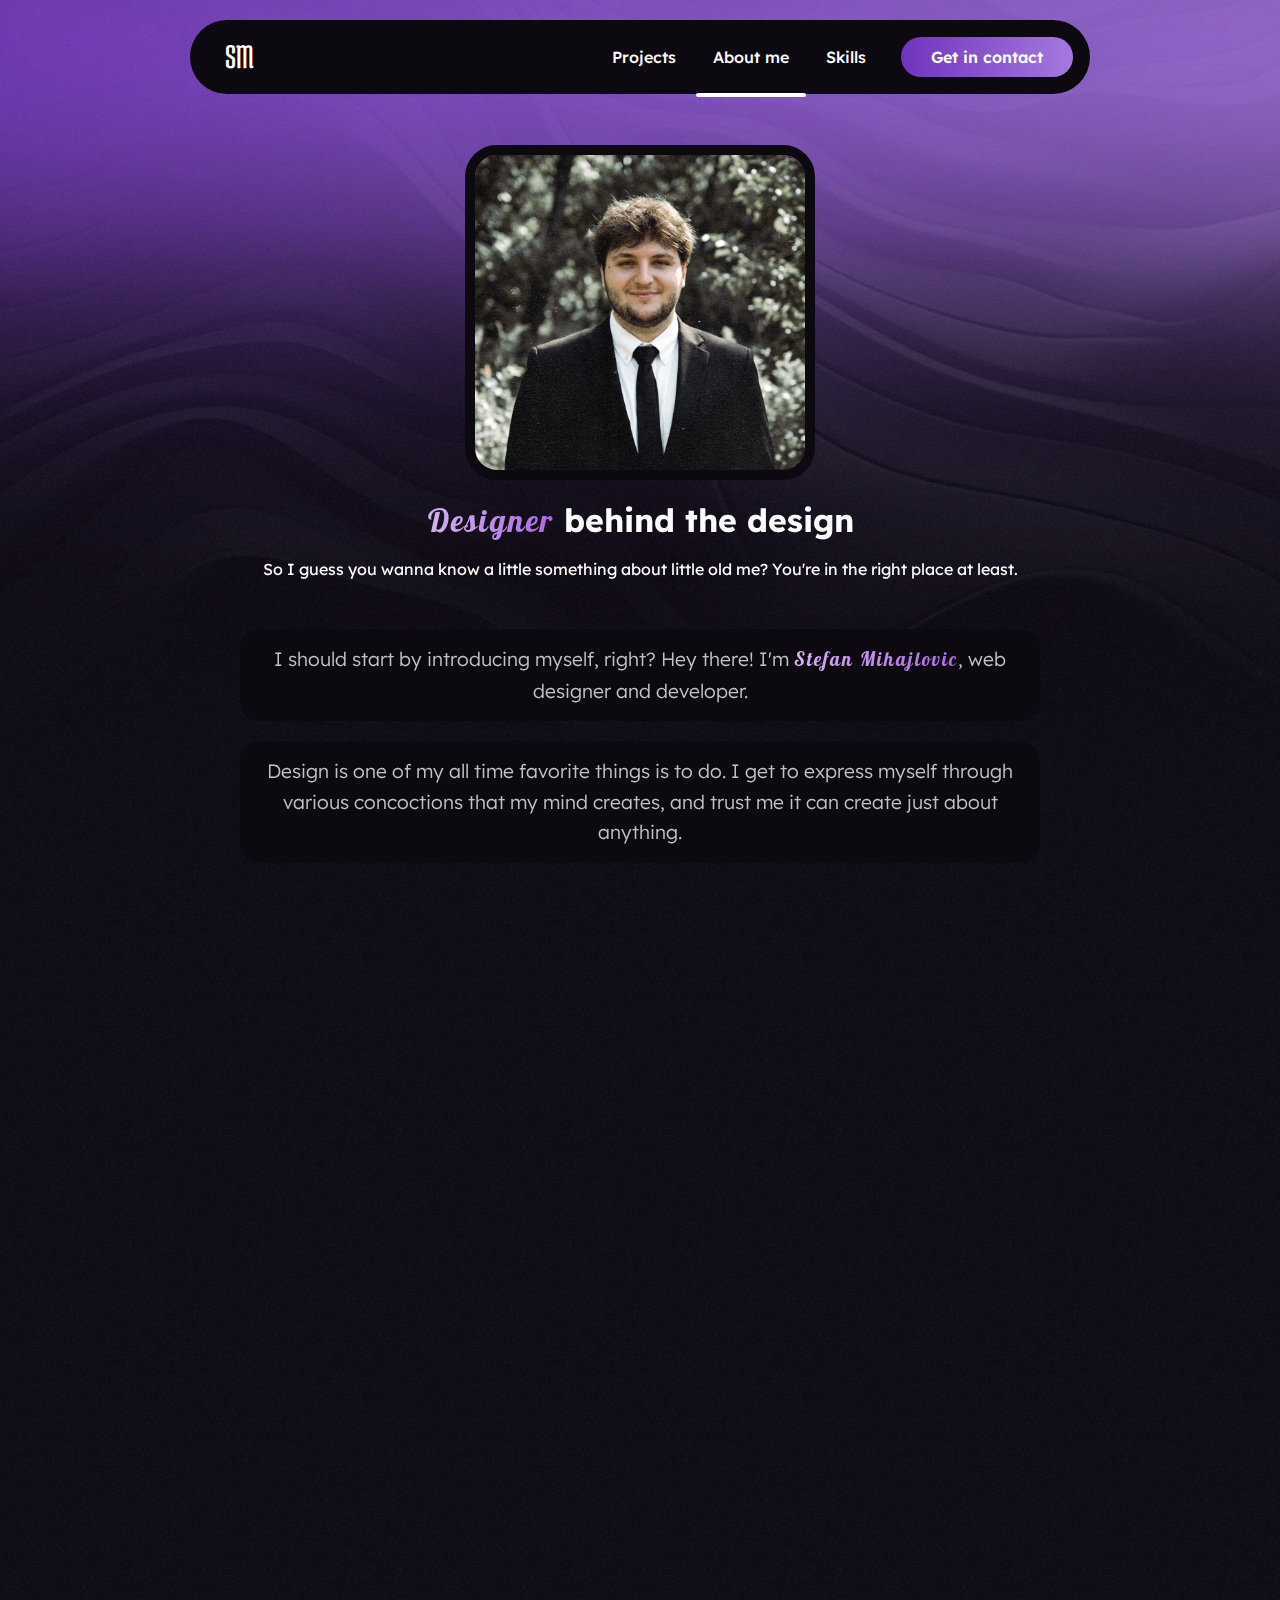
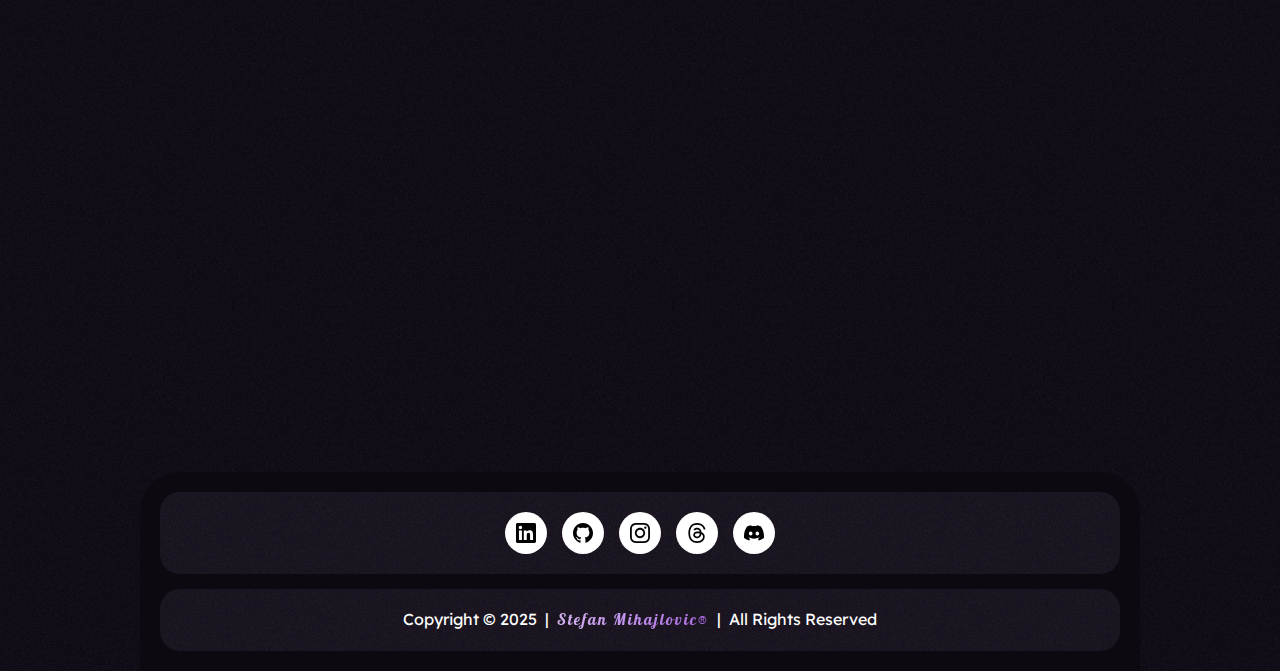
<file: about/index.html>
<!DOCTYPE html>
<html lang="en">
<head>
    <meta charset="UTF-8">
    <meta name="viewport" content="width=device-width, initial-scale=1.0">
    <title>Stefan Mihajlovic - Portfolio</title>
    <link rel="stylesheet" href="../style.css">
    <link rel="stylesheet" href="style.css">
    <link rel="shortcut icon" href="../images/logo.png" type="image/x-icon">
    <script src="../index.js" defer></script>
</head>
<body>
    <header>
        <a href="../" class="logo">SM</a>
        <nav>
            <a href="../projects">Projects</a>
            <a href="#" class="active">About me</a>
            <a href="../skills">Skills</a>
            <a href="../contact" class="button">Get in contact</a>
        </nav>
        <button id="mobileMenuButton">
            <span></span>
            <span></span>
            <span></span>
        </button>
    </header>
    <div class="mobileMenuWrapper closed">
        <nav class="closed mobileMenu">
            <span class="closeMenuButton" onclick="closeMobileMenu()">x</span>
            <a href="../projects">Projects</a>
            <a href="#">About me</a>
            <a href="../skills">Skills</a>
            <a href="../contact">Get in contact</a>
        </nav>
        <span class="closeMenu" onclick="closeMobileMenu()"></span>
    </div>
    <span class="scrollShadow"></span>

    <main>

        <section class="content">
            <div class="shortBio">
                <img class="fade-in" src="../images/mePhoto.webp" alt="Photo of me">
                <div class="shortInfo fade-in">
                    <h2><span class="accentText">Designer</span> behind the design</h2>
                    <p>So I guess you wanna know a little something about little old me? You're in the right place at least.</p>
                </div>
            </div>

            <div class="detailedBio">
                <p class="fade-in">I should start by introducing myself, right? Hey there! I'm <span class="accentText">Stefan Mihajlovic</span>, web designer and developer.</p>
                <p class="fade-in">Design is one of my all time favorite things is to do. I get to express myself through various concoctions that my mind creates, and trust me it can create just about anything.</p>
                <p class="fade-in">Developing basically became an extension of that passion. I wanted to realise my designs into fully working systems and products, which led me to the <span class="accentText">Faculty of Organizational Sciences</span> in Belgrade, where I'm currently studying.</p>
            </div>

            <div class="currentProject fade-in">
                <h2>What I'm currently working on</h2>
                <div>
                    <img src="../images/eaesBanner.webp" alt="EAES Video Corner">
                    <div class="doodle-wrap">
                        <svg class="loop-doodle" viewBox="0 0 140 140" aria-hidden="true">
                            <path class="loop-path" d="M 30 85 C 18 62, 42 40, 62 52 C 80 62, 62 78, 52 70 C 40 60, 56 40, 82 44 C 112 48, 118 78, 96 90 C 78 100, 68 86, 78 76 C 90 64, 120 70, 112 98 C 104 122, 66 122, 48 104 C 34 90, 38 74, 52 78"/>
                        </svg>
                    </div>
                </div>
                <p>I'm currently collaborating with two talented colleagues from my university to develop a custom video library for the EAES (European Association for Endoscopic Surgery). Together, we're building a 'Netflix-style' platform to host their new surgical curriculum, focusing on high-performance video delivery and intuitive user navigation.</p>
                <p>If you've gotten this far reading about me, I have to <span class="accentText">Thank You</span> for taking your time.</p>
            </div>

            <div class="moreProjects fade-in">
                Download my CV
                <a target="_blank" href="../resumes/Stefan Mihajlovic CV - English.pdf" class="button">Download</a>
                <svg class="arrow-doodle" viewBox="0 0 70 70" aria-hidden="true">
                    <path class="arrow-path" d="M 52 18 C 46 25, 50 31, 42 36 C 34 41, 36 46, 28 52"/>
                    <path class="arrow-path" d="M 28 52 L 36 49" />
                    <path class="arrow-path" d="M 28 52 L 31 44" />
                </svg>
            </div>
        </section>

        <footer>
            <div class="socials">
                <a href="https://www.linkedin.com/in/stefanmihajlovic-in/"><svg width="24" height="24" viewBox="0 0 24 24" fill="none" xmlns="http://www.w3.org/2000/svg"><g clip-path="url(#clip0_11_590)"><path d="M22.2234 0H1.77187C0.792187 0 0 0.773438 0 1.72969V22.2656C0 23.2219 0.792187 24 1.77187 24H22.2234C23.2031 24 24 23.2219 24 22.2703V1.72969C24 0.773438 23.2031 0 22.2234 0ZM7.12031 20.4516H3.55781V8.99531H7.12031V20.4516ZM5.33906 7.43438C4.19531 7.43438 3.27188 6.51094 3.27188 5.37187C3.27188 4.23281 4.19531 3.30937 5.33906 3.30937C6.47813 3.30937 7.40156 4.23281 7.40156 5.37187C7.40156 6.50625 6.47813 7.43438 5.33906 7.43438ZM20.4516 20.4516H16.8937V14.8828C16.8937 13.5562 16.8703 11.8453 15.0422 11.8453C13.1906 11.8453 12.9094 13.2937 12.9094 14.7891V20.4516H9.35625V8.99531H12.7687V10.5609H12.8156C13.2891 9.66094 14.4516 8.70938 16.1813 8.70938C19.7859 8.70938 20.4516 11.0813 20.4516 14.1656V20.4516Z" fill="black"/></g><defs><clipPath id="clip0_11_590"><rect width="24" height="24" fill="white"/></clipPath></defs></svg></a>
                <a href="https://github.com/Stefan-Mihajlovic"><svg width="24" height="24" viewBox="0 0 24 24" fill="none" xmlns="http://www.w3.org/2000/svg"><g clip-path="url(#clip0_522_3)"><path fill-rule="evenodd" clip-rule="evenodd" d="M12.0099 0C5.36875 0 0 5.40833 0 12.0992C0 17.4475 3.43994 21.9748 8.21205 23.5771C8.80869 23.6976 9.02724 23.3168 9.02724 22.9965C9.02724 22.716 9.00757 21.7545 9.00757 20.7527C5.6667 21.474 4.97099 19.3104 4.97099 19.3104C4.43409 17.9082 3.63858 17.5478 3.63858 17.5478C2.54511 16.8066 3.71823 16.8066 3.71823 16.8066C4.93117 16.8868 5.56763 18.0486 5.56763 18.0486C6.64118 19.8913 8.37111 19.3707 9.06706 19.0501C9.16638 18.2688 9.48473 17.728 9.82275 17.4276C7.15817 17.1471 4.35469 16.1055 4.35469 11.458C4.35469 10.1359 4.8316 9.05428 5.58729 8.21304C5.46807 7.91263 5.0504 6.67043 5.70677 5.00787C5.70677 5.00787 6.72083 4.6873 9.00732 6.24981C9.98625 5.98497 10.9958 5.85024 12.0099 5.84911C13.024 5.84911 14.0577 5.98948 15.0123 6.24981C17.299 4.6873 18.3131 5.00787 18.3131 5.00787C18.9695 6.67043 18.5515 7.91263 18.4323 8.21304C19.2079 9.05428 19.6652 10.1359 19.6652 11.458C19.6652 16.1055 16.8617 17.1269 14.1772 17.4276C14.6148 17.8081 14.9924 18.5292 14.9924 19.6711C14.9924 21.2936 14.9727 22.5957 14.9727 22.9962C14.9727 23.3168 15.1915 23.6976 15.7879 23.5774C20.56 21.9745 23.9999 17.4475 23.9999 12.0992C24.0196 5.40833 18.6312 0 12.0099 0Z" fill="black"/></g><defs><clipPath id="clip0_522_3"><rect width="24" height="24" fill="white"/></clipPath></defs></svg></a>
                <a href="https://www.instagram.com/stefi_mihajlovic_/"><svg width="24" height="24" viewBox="0 0 24 24" fill="none" xmlns="http://www.w3.org/2000/svg"><path d="M18.3952 7.02212C17.6005 7.02368 16.9543 6.3802 16.9528 5.58548C16.9512 4.79076 17.5947 4.14457 18.3898 4.14302C19.1848 4.14146 19.831 4.78531 19.8326 5.58004C19.8338 6.37476 19.1903 7.02057 18.3952 7.02212Z" fill="black"/><path fill-rule="evenodd" clip-rule="evenodd" d="M12.0115 18.161C8.60909 18.1676 5.8451 15.4149 5.8385 12.0117C5.83188 8.60923 8.58536 5.84481 11.9878 5.8382C15.3909 5.83159 18.1553 8.5859 18.1619 11.9879C18.1685 15.3912 15.4143 18.1544 12.0115 18.161ZM11.992 8.00035C9.78365 8.00424 7.99594 9.79858 7.99983 12.0074C8.0041 14.2166 9.79882 16.0039 12.0072 15.9996C14.2164 15.9954 16.0041 14.2014 15.9998 11.9922C15.9955 9.78302 14.2008 7.99608 11.992 8.00035Z" fill="black"/><path fill-rule="evenodd" clip-rule="evenodd" d="M4.1192 0.646479C4.88126 0.347876 5.75333 0.143362 7.03015 0.0830982C8.31011 0.0216726 8.71872 0.00767102 11.9769 0.00145262C15.2358 -0.00476578 15.6444 0.00766862 16.9244 0.0644334C18.2016 0.119643 19.0741 0.321049 19.8377 0.616544C20.6277 0.920974 21.298 1.33078 21.966 1.99603C22.6339 2.66205 23.0453 3.33002 23.3536 4.1189C23.6518 4.88174 23.8563 5.75306 23.917 7.03068C23.9776 8.31023 23.9924 8.71847 23.9986 11.9771C24.0048 15.2353 23.9916 15.6443 23.9356 16.925C23.88 18.2014 23.679 19.0743 23.3835 19.8375C23.0783 20.6276 22.6693 21.2979 22.004 21.9659C21.3388 22.6342 20.6701 23.0452 19.8812 23.3539C19.1184 23.6517 18.2471 23.8562 16.9702 23.9173C15.6903 23.9779 15.2817 23.9923 12.0224 23.9985C8.76459 24.0048 8.35598 23.9923 7.07605 23.9359C5.79882 23.88 4.92597 23.6789 4.16275 23.3838C3.37271 23.0782 2.70242 22.6696 2.03446 22.004C1.36611 21.3383 0.954386 20.67 0.646458 19.8811C0.347858 19.1186 0.144107 18.2469 0.0830727 16.9705C0.0220359 15.6901 0.00765506 15.2811 0.00143906 12.0229C-0.00480094 8.76435 0.00803667 8.35611 0.0640167 7.07616C0.1204 5.79855 0.320637 4.92606 0.61613 4.16206C0.921328 3.37239 1.33035 2.70248 1.99637 2.03413C2.6616 1.36616 3.33033 0.954017 4.1192 0.646479ZM4.94154 21.3679C5.36494 21.5308 6.00023 21.7252 7.17014 21.7761C8.43607 21.8309 8.81514 21.843 12.0185 21.8368C15.223 21.8309 15.6021 21.8173 16.8676 21.7579C18.0363 21.7022 18.6716 21.5055 19.0939 21.3407C19.6541 21.1218 20.0531 20.8601 20.4722 20.4406C20.8913 20.0195 21.1506 19.6194 21.3676 19.0591C21.5309 18.6354 21.7249 17.9996 21.7758 16.8297C21.8314 15.5646 21.8431 15.1851 21.8368 11.9809C21.831 8.77757 21.8174 8.3981 21.7572 7.13254C21.7019 5.96339 21.5056 5.32808 21.3404 4.90623C21.1215 4.34519 20.8606 3.94705 20.4399 3.52753C20.0192 3.10801 19.6191 2.84945 19.0581 2.6325C18.6355 2.46881 17.9994 2.27518 16.8303 2.22426C15.5643 2.16865 15.1849 2.15737 11.9808 2.1636C8.77743 2.16982 8.39836 2.18264 7.13281 2.24253C5.9633 2.29812 5.32877 2.49447 4.90575 2.65972C4.34587 2.87861 3.94696 3.13872 3.52746 3.5598C3.10871 3.98087 2.84938 4.38018 2.63244 4.94161C2.46993 5.36464 2.27434 6.00072 2.2242 7.16987C2.16898 8.43581 2.15733 8.81529 2.16355 12.0187C2.16939 15.2228 2.18298 15.6023 2.24248 16.8671C2.29729 18.037 2.49518 18.6715 2.65966 19.0949C2.87855 19.6544 3.13944 20.0533 3.55973 20.4729C3.98081 20.8908 4.38088 21.1509 4.94154 21.3679Z" fill="black"/></svg></a>
                <a href="https://www.threads.com/@stefi_mihajlovic_"><svg width="24" height="24" viewBox="0 0 24 24" fill="none" xmlns="http://www.w3.org/2000/svg"><path d="M17.6921 11.1235C17.5887 11.074 17.4837 11.0263 17.3774 10.9806C17.1921 7.56728 15.327 5.61312 12.1952 5.59312C12.181 5.59304 12.1669 5.59304 12.1528 5.59304C10.2795 5.59304 8.72164 6.39261 7.76275 7.84759L9.48512 9.0291C10.2014 7.94229 11.3257 7.7106 12.1536 7.7106C12.1631 7.7106 12.1727 7.7106 12.1822 7.71069C13.2134 7.71726 13.9915 8.01708 14.4951 8.60175C14.8616 9.02741 15.1067 9.61563 15.2281 10.358C14.3139 10.2026 13.3251 10.1548 12.2681 10.2154C9.29059 10.3869 7.37639 12.1235 7.50495 14.5365C7.57019 15.7605 8.17996 16.8135 9.22188 17.5014C10.1028 18.0829 11.2374 18.3673 12.4165 18.3029C13.9738 18.2175 15.1954 17.6234 16.0476 16.537C16.6949 15.712 17.1042 14.6429 17.285 13.2957C18.0271 13.7436 18.5771 14.333 18.8809 15.0415C19.3974 16.2459 19.4275 18.225 17.8126 19.8385C16.3978 21.252 14.697 21.8635 12.1267 21.8824C9.27552 21.8612 7.11922 20.9469 5.71726 19.1646C4.40444 17.4958 3.72596 15.0852 3.70065 12C3.72596 8.91473 4.40444 6.5042 5.71726 4.83534C7.11922 3.05311 9.27549 2.13875 12.1266 2.11756C14.9985 2.13891 17.1924 3.05767 18.648 4.8485C19.3618 5.7267 19.8999 6.8311 20.2546 8.11879L22.273 7.58028C21.843 5.99528 21.1664 4.62946 20.2456 3.49675C18.3795 1.20084 15.6503 0.0243935 12.1337 0H12.1196C8.6102 0.0243088 5.91151 1.20522 4.09854 3.50991C2.48524 5.5608 1.65305 8.41446 1.62509 11.9916L1.625 12L1.62509 12.0084C1.65305 15.5855 2.48524 18.4393 4.09854 20.4901C5.91151 22.7948 8.6102 23.9757 12.1196 24H12.1337C15.2538 23.9784 17.453 23.1615 19.2647 21.3514C21.6351 18.9832 21.5637 16.0149 20.7825 14.1926C20.222 12.8859 19.1534 11.8245 17.6921 11.1235ZM12.3051 16.1884C11.0001 16.2619 9.6443 15.6761 9.57745 14.4215C9.5279 13.4913 10.2395 12.4532 12.3851 12.3296C12.6309 12.3154 12.872 12.3085 13.1089 12.3085C13.8883 12.3085 14.6174 12.3842 15.2802 12.5291C15.033 15.6169 13.5828 16.1182 12.3051 16.1884Z" fill="black"/></svg></a>
                <a href="https://discord.com/users/H3art4ttack#6784"><svg width="24" height="24" viewBox="0 0 24 24" fill="none" xmlns="http://www.w3.org/2000/svg"><path d="M20.317 4.15557C18.7873 3.45369 17.147 2.93658 15.4319 2.6404C15.4007 2.63469 15.3695 2.64897 15.3534 2.67754C15.1424 3.05276 14.9087 3.54226 14.7451 3.927C12.9004 3.65083 11.0652 3.65083 9.25832 3.927C9.09465 3.5337 8.85248 3.05276 8.64057 2.67754C8.62448 2.64992 8.59328 2.63564 8.56205 2.6404C6.84791 2.93563 5.20756 3.45275 3.67693 4.15557C3.66368 4.16129 3.65233 4.17082 3.64479 4.18319C0.533392 8.83155 -0.31895 13.3657 0.0991801 17.8436C0.101072 17.8655 0.11337 17.8864 0.130398 17.8997C2.18321 19.4073 4.17171 20.3225 6.12328 20.9291C6.15451 20.9386 6.18761 20.9272 6.20748 20.9015C6.66913 20.2711 7.08064 19.6063 7.43348 18.9073C7.4543 18.8664 7.43442 18.8178 7.39186 18.8016C6.73913 18.554 6.1176 18.2521 5.51973 17.9093C5.47244 17.8816 5.46865 17.814 5.51216 17.7816C5.63797 17.6873 5.76382 17.5893 5.88396 17.4902C5.90569 17.4721 5.93598 17.4683 5.96153 17.4797C9.88928 19.273 14.1415 19.273 18.023 17.4797C18.0485 17.4674 18.0788 17.4712 18.1015 17.4893C18.2216 17.5883 18.3475 17.6873 18.4742 17.7816C18.5177 17.814 18.5149 17.8816 18.4676 17.9093C17.8697 18.2588 17.2482 18.554 16.5945 18.8006C16.552 18.8168 16.533 18.8664 16.5538 18.9073C16.9143 19.6054 17.3258 20.2701 17.7789 20.9005C17.7978 20.9272 17.8319 20.9386 17.8631 20.9291C19.8241 20.3225 21.8126 19.4073 23.8654 17.8997C23.8834 17.8864 23.8948 17.8664 23.8967 17.8445C24.3971 12.6676 23.0585 8.17064 20.3482 4.18414C20.3416 4.17082 20.3303 4.16129 20.317 4.15557ZM8.02002 15.117C6.8375 15.117 5.86313 14.0313 5.86313 12.6981C5.86313 11.3648 6.8186 10.2791 8.02002 10.2791C9.23087 10.2791 10.1958 11.3743 10.1769 12.6981C10.1769 14.0313 9.22141 15.117 8.02002 15.117ZM15.9947 15.117C14.8123 15.117 13.8379 14.0313 13.8379 12.6981C13.8379 11.3648 14.7933 10.2791 15.9947 10.2791C17.2056 10.2791 18.1705 11.3743 18.1516 12.6981C18.1516 14.0313 17.2056 15.117 15.9947 15.117Z" fill="black"/></svg></a>
            </div>
            <p class="copyright">Copyright © <span id="currentYearSpan">2025</span> &nbsp;|&nbsp; <span class="accentText">Stefan Mihajlovic®</span> &nbsp;|&nbsp; All Rights Reserved</p>
        </footer>

    </main>

    <a href="#" class="scrollToTop">
        <svg width="24" height="24" viewBox="0 0 24 24" fill="none" xmlns="http://www.w3.org/2000/svg">
            <path d="M12 19V5M18 11L12 5L6 11" stroke="black" stroke-width="2" stroke-linecap="round" stroke-linejoin="round"/>
        </svg>
    </a>

    <div class="cursor">
        <div class="cursor-dot"></div>
    </div>

    <div class="background">
        <img class="bg" src="../images/bg.webp" alt="">
        <span class="gradient"></span>
        <span class="darken"></span>
        <span class="base"></span>
        <span class="noise"></span>
    </div>
</body>
</html>
</file>
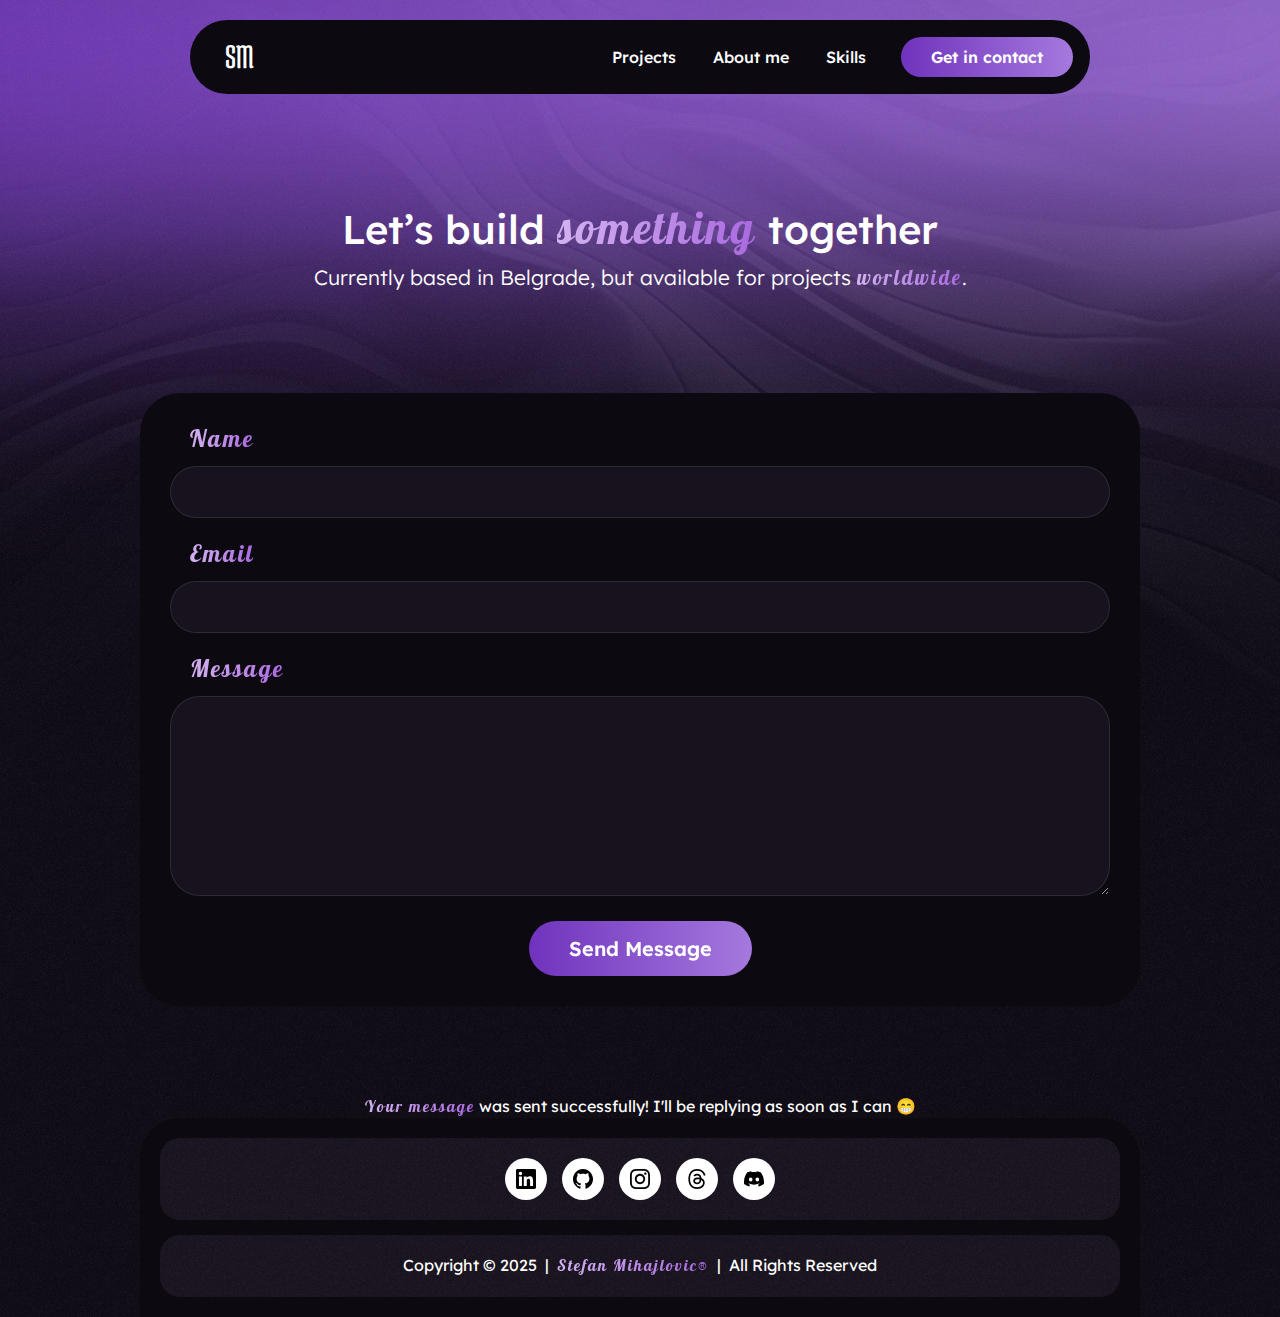
<file: contact/index.html>
<!DOCTYPE html>
<html lang="en">
<head>
    <meta charset="UTF-8">
    <meta name="viewport" content="width=device-width, initial-scale=1.0">
    <title>Stefan Mihajlovic - Portfolio</title>
    <link rel="stylesheet" href="../style.css">
    <link rel="stylesheet" href="style.css">
    <link rel="shortcut icon" href="../images/logo.png" type="image/x-icon">
    <script src="../index.js" defer></script>
</head>
<body>
    <header>
        <a href="../" class="logo">SM</a>
        <nav>
            <a href="../projects">Projects</a>
            <a href="../about">About me</a>
            <a href="../skills">Skills</a>
            <a href="#" class="button">Get in contact</a>
        </nav>
        <button id="mobileMenuButton">
            <span></span>
            <span></span>
            <span></span>
        </button>
    </header>
    <div class="mobileMenuWrapper closed">
        <nav class="closed mobileMenu">
            <span class="closeMenuButton" onclick="closeMobileMenu()">x</span>
            <a href="../projects">Projects</a>
            <a href="../about">About me</a>
            <a href="../skills">Skills</a>
            <a href="#">Get in contact</a>
        </nav>
        <span class="closeMenu" onclick="closeMobileMenu()"></span>
    </div>
    <span class="scrollShadow"></span>

    <main>

        <section class="content">
            <div class="megaHero">
                <h1 class="hero">Let’s build <span class="accentText">something</span> together</h1>
                <p>Currently based in Belgrade, but available for projects <span class="accentText">worldwide</span>.</p>
            </div>
            <form id="contactForm" class="fade-in">
                <label for="name" class="accentText">Name</label>
                <input type="text" id="name" name="name" required>

                <label for="email" class="accentText">Email</label>
                <input type="email" id="email" name="email" required>

                <label for="message" class="accentText">Message</label>
                <textarea id="message" name="message" rows="6" required></textarea>

                <input style="display: none;" type="text" id="website" name="website">

                <button type="submit" class="button">Send Message</button>
            </form>
            <div id="alertMessage"><span class="accentText">Your message</span> was sent successfully! I'll be replying as soon as I can 😁</div>
        </section>

        <footer>
            <div class="socials">
                <a href="https://www.linkedin.com/in/stefanmihajlovic-in/"><svg width="24" height="24" viewBox="0 0 24 24" fill="none" xmlns="http://www.w3.org/2000/svg"><g clip-path="url(#clip0_11_590)"><path d="M22.2234 0H1.77187C0.792187 0 0 0.773438 0 1.72969V22.2656C0 23.2219 0.792187 24 1.77187 24H22.2234C23.2031 24 24 23.2219 24 22.2703V1.72969C24 0.773438 23.2031 0 22.2234 0ZM7.12031 20.4516H3.55781V8.99531H7.12031V20.4516ZM5.33906 7.43438C4.19531 7.43438 3.27188 6.51094 3.27188 5.37187C3.27188 4.23281 4.19531 3.30937 5.33906 3.30937C6.47813 3.30937 7.40156 4.23281 7.40156 5.37187C7.40156 6.50625 6.47813 7.43438 5.33906 7.43438ZM20.4516 20.4516H16.8937V14.8828C16.8937 13.5562 16.8703 11.8453 15.0422 11.8453C13.1906 11.8453 12.9094 13.2937 12.9094 14.7891V20.4516H9.35625V8.99531H12.7687V10.5609H12.8156C13.2891 9.66094 14.4516 8.70938 16.1813 8.70938C19.7859 8.70938 20.4516 11.0813 20.4516 14.1656V20.4516Z" fill="black"/></g><defs><clipPath id="clip0_11_590"><rect width="24" height="24" fill="white"/></clipPath></defs></svg></a>
                <a href="https://github.com/Stefan-Mihajlovic"><svg width="24" height="24" viewBox="0 0 24 24" fill="none" xmlns="http://www.w3.org/2000/svg"><g clip-path="url(#clip0_522_3)"><path fill-rule="evenodd" clip-rule="evenodd" d="M12.0099 0C5.36875 0 0 5.40833 0 12.0992C0 17.4475 3.43994 21.9748 8.21205 23.5771C8.80869 23.6976 9.02724 23.3168 9.02724 22.9965C9.02724 22.716 9.00757 21.7545 9.00757 20.7527C5.6667 21.474 4.97099 19.3104 4.97099 19.3104C4.43409 17.9082 3.63858 17.5478 3.63858 17.5478C2.54511 16.8066 3.71823 16.8066 3.71823 16.8066C4.93117 16.8868 5.56763 18.0486 5.56763 18.0486C6.64118 19.8913 8.37111 19.3707 9.06706 19.0501C9.16638 18.2688 9.48473 17.728 9.82275 17.4276C7.15817 17.1471 4.35469 16.1055 4.35469 11.458C4.35469 10.1359 4.8316 9.05428 5.58729 8.21304C5.46807 7.91263 5.0504 6.67043 5.70677 5.00787C5.70677 5.00787 6.72083 4.6873 9.00732 6.24981C9.98625 5.98497 10.9958 5.85024 12.0099 5.84911C13.024 5.84911 14.0577 5.98948 15.0123 6.24981C17.299 4.6873 18.3131 5.00787 18.3131 5.00787C18.9695 6.67043 18.5515 7.91263 18.4323 8.21304C19.2079 9.05428 19.6652 10.1359 19.6652 11.458C19.6652 16.1055 16.8617 17.1269 14.1772 17.4276C14.6148 17.8081 14.9924 18.5292 14.9924 19.6711C14.9924 21.2936 14.9727 22.5957 14.9727 22.9962C14.9727 23.3168 15.1915 23.6976 15.7879 23.5774C20.56 21.9745 23.9999 17.4475 23.9999 12.0992C24.0196 5.40833 18.6312 0 12.0099 0Z" fill="black"/></g><defs><clipPath id="clip0_522_3"><rect width="24" height="24" fill="white"/></clipPath></defs></svg></a>
                <a href="https://www.instagram.com/stefi_mihajlovic_/"><svg width="24" height="24" viewBox="0 0 24 24" fill="none" xmlns="http://www.w3.org/2000/svg"><path d="M18.3952 7.02212C17.6005 7.02368 16.9543 6.3802 16.9528 5.58548C16.9512 4.79076 17.5947 4.14457 18.3898 4.14302C19.1848 4.14146 19.831 4.78531 19.8326 5.58004C19.8338 6.37476 19.1903 7.02057 18.3952 7.02212Z" fill="black"/><path fill-rule="evenodd" clip-rule="evenodd" d="M12.0115 18.161C8.60909 18.1676 5.8451 15.4149 5.8385 12.0117C5.83188 8.60923 8.58536 5.84481 11.9878 5.8382C15.3909 5.83159 18.1553 8.5859 18.1619 11.9879C18.1685 15.3912 15.4143 18.1544 12.0115 18.161ZM11.992 8.00035C9.78365 8.00424 7.99594 9.79858 7.99983 12.0074C8.0041 14.2166 9.79882 16.0039 12.0072 15.9996C14.2164 15.9954 16.0041 14.2014 15.9998 11.9922C15.9955 9.78302 14.2008 7.99608 11.992 8.00035Z" fill="black"/><path fill-rule="evenodd" clip-rule="evenodd" d="M4.1192 0.646479C4.88126 0.347876 5.75333 0.143362 7.03015 0.0830982C8.31011 0.0216726 8.71872 0.00767102 11.9769 0.00145262C15.2358 -0.00476578 15.6444 0.00766862 16.9244 0.0644334C18.2016 0.119643 19.0741 0.321049 19.8377 0.616544C20.6277 0.920974 21.298 1.33078 21.966 1.99603C22.6339 2.66205 23.0453 3.33002 23.3536 4.1189C23.6518 4.88174 23.8563 5.75306 23.917 7.03068C23.9776 8.31023 23.9924 8.71847 23.9986 11.9771C24.0048 15.2353 23.9916 15.6443 23.9356 16.925C23.88 18.2014 23.679 19.0743 23.3835 19.8375C23.0783 20.6276 22.6693 21.2979 22.004 21.9659C21.3388 22.6342 20.6701 23.0452 19.8812 23.3539C19.1184 23.6517 18.2471 23.8562 16.9702 23.9173C15.6903 23.9779 15.2817 23.9923 12.0224 23.9985C8.76459 24.0048 8.35598 23.9923 7.07605 23.9359C5.79882 23.88 4.92597 23.6789 4.16275 23.3838C3.37271 23.0782 2.70242 22.6696 2.03446 22.004C1.36611 21.3383 0.954386 20.67 0.646458 19.8811C0.347858 19.1186 0.144107 18.2469 0.0830727 16.9705C0.0220359 15.6901 0.00765506 15.2811 0.00143906 12.0229C-0.00480094 8.76435 0.00803667 8.35611 0.0640167 7.07616C0.1204 5.79855 0.320637 4.92606 0.61613 4.16206C0.921328 3.37239 1.33035 2.70248 1.99637 2.03413C2.6616 1.36616 3.33033 0.954017 4.1192 0.646479ZM4.94154 21.3679C5.36494 21.5308 6.00023 21.7252 7.17014 21.7761C8.43607 21.8309 8.81514 21.843 12.0185 21.8368C15.223 21.8309 15.6021 21.8173 16.8676 21.7579C18.0363 21.7022 18.6716 21.5055 19.0939 21.3407C19.6541 21.1218 20.0531 20.8601 20.4722 20.4406C20.8913 20.0195 21.1506 19.6194 21.3676 19.0591C21.5309 18.6354 21.7249 17.9996 21.7758 16.8297C21.8314 15.5646 21.8431 15.1851 21.8368 11.9809C21.831 8.77757 21.8174 8.3981 21.7572 7.13254C21.7019 5.96339 21.5056 5.32808 21.3404 4.90623C21.1215 4.34519 20.8606 3.94705 20.4399 3.52753C20.0192 3.10801 19.6191 2.84945 19.0581 2.6325C18.6355 2.46881 17.9994 2.27518 16.8303 2.22426C15.5643 2.16865 15.1849 2.15737 11.9808 2.1636C8.77743 2.16982 8.39836 2.18264 7.13281 2.24253C5.9633 2.29812 5.32877 2.49447 4.90575 2.65972C4.34587 2.87861 3.94696 3.13872 3.52746 3.5598C3.10871 3.98087 2.84938 4.38018 2.63244 4.94161C2.46993 5.36464 2.27434 6.00072 2.2242 7.16987C2.16898 8.43581 2.15733 8.81529 2.16355 12.0187C2.16939 15.2228 2.18298 15.6023 2.24248 16.8671C2.29729 18.037 2.49518 18.6715 2.65966 19.0949C2.87855 19.6544 3.13944 20.0533 3.55973 20.4729C3.98081 20.8908 4.38088 21.1509 4.94154 21.3679Z" fill="black"/></svg></a>
                <a href="https://www.threads.com/@stefi_mihajlovic_"><svg width="24" height="24" viewBox="0 0 24 24" fill="none" xmlns="http://www.w3.org/2000/svg"><path d="M17.6921 11.1235C17.5887 11.074 17.4837 11.0263 17.3774 10.9806C17.1921 7.56728 15.327 5.61312 12.1952 5.59312C12.181 5.59304 12.1669 5.59304 12.1528 5.59304C10.2795 5.59304 8.72164 6.39261 7.76275 7.84759L9.48512 9.0291C10.2014 7.94229 11.3257 7.7106 12.1536 7.7106C12.1631 7.7106 12.1727 7.7106 12.1822 7.71069C13.2134 7.71726 13.9915 8.01708 14.4951 8.60175C14.8616 9.02741 15.1067 9.61563 15.2281 10.358C14.3139 10.2026 13.3251 10.1548 12.2681 10.2154C9.29059 10.3869 7.37639 12.1235 7.50495 14.5365C7.57019 15.7605 8.17996 16.8135 9.22188 17.5014C10.1028 18.0829 11.2374 18.3673 12.4165 18.3029C13.9738 18.2175 15.1954 17.6234 16.0476 16.537C16.6949 15.712 17.1042 14.6429 17.285 13.2957C18.0271 13.7436 18.5771 14.333 18.8809 15.0415C19.3974 16.2459 19.4275 18.225 17.8126 19.8385C16.3978 21.252 14.697 21.8635 12.1267 21.8824C9.27552 21.8612 7.11922 20.9469 5.71726 19.1646C4.40444 17.4958 3.72596 15.0852 3.70065 12C3.72596 8.91473 4.40444 6.5042 5.71726 4.83534C7.11922 3.05311 9.27549 2.13875 12.1266 2.11756C14.9985 2.13891 17.1924 3.05767 18.648 4.8485C19.3618 5.7267 19.8999 6.8311 20.2546 8.11879L22.273 7.58028C21.843 5.99528 21.1664 4.62946 20.2456 3.49675C18.3795 1.20084 15.6503 0.0243935 12.1337 0H12.1196C8.6102 0.0243088 5.91151 1.20522 4.09854 3.50991C2.48524 5.5608 1.65305 8.41446 1.62509 11.9916L1.625 12L1.62509 12.0084C1.65305 15.5855 2.48524 18.4393 4.09854 20.4901C5.91151 22.7948 8.6102 23.9757 12.1196 24H12.1337C15.2538 23.9784 17.453 23.1615 19.2647 21.3514C21.6351 18.9832 21.5637 16.0149 20.7825 14.1926C20.222 12.8859 19.1534 11.8245 17.6921 11.1235ZM12.3051 16.1884C11.0001 16.2619 9.6443 15.6761 9.57745 14.4215C9.5279 13.4913 10.2395 12.4532 12.3851 12.3296C12.6309 12.3154 12.872 12.3085 13.1089 12.3085C13.8883 12.3085 14.6174 12.3842 15.2802 12.5291C15.033 15.6169 13.5828 16.1182 12.3051 16.1884Z" fill="black"/></svg></a>
                <a href="https://discord.com/users/H3art4ttack#6784"><svg width="24" height="24" viewBox="0 0 24 24" fill="none" xmlns="http://www.w3.org/2000/svg"><path d="M20.317 4.15557C18.7873 3.45369 17.147 2.93658 15.4319 2.6404C15.4007 2.63469 15.3695 2.64897 15.3534 2.67754C15.1424 3.05276 14.9087 3.54226 14.7451 3.927C12.9004 3.65083 11.0652 3.65083 9.25832 3.927C9.09465 3.5337 8.85248 3.05276 8.64057 2.67754C8.62448 2.64992 8.59328 2.63564 8.56205 2.6404C6.84791 2.93563 5.20756 3.45275 3.67693 4.15557C3.66368 4.16129 3.65233 4.17082 3.64479 4.18319C0.533392 8.83155 -0.31895 13.3657 0.0991801 17.8436C0.101072 17.8655 0.11337 17.8864 0.130398 17.8997C2.18321 19.4073 4.17171 20.3225 6.12328 20.9291C6.15451 20.9386 6.18761 20.9272 6.20748 20.9015C6.66913 20.2711 7.08064 19.6063 7.43348 18.9073C7.4543 18.8664 7.43442 18.8178 7.39186 18.8016C6.73913 18.554 6.1176 18.2521 5.51973 17.9093C5.47244 17.8816 5.46865 17.814 5.51216 17.7816C5.63797 17.6873 5.76382 17.5893 5.88396 17.4902C5.90569 17.4721 5.93598 17.4683 5.96153 17.4797C9.88928 19.273 14.1415 19.273 18.023 17.4797C18.0485 17.4674 18.0788 17.4712 18.1015 17.4893C18.2216 17.5883 18.3475 17.6873 18.4742 17.7816C18.5177 17.814 18.5149 17.8816 18.4676 17.9093C17.8697 18.2588 17.2482 18.554 16.5945 18.8006C16.552 18.8168 16.533 18.8664 16.5538 18.9073C16.9143 19.6054 17.3258 20.2701 17.7789 20.9005C17.7978 20.9272 17.8319 20.9386 17.8631 20.9291C19.8241 20.3225 21.8126 19.4073 23.8654 17.8997C23.8834 17.8864 23.8948 17.8664 23.8967 17.8445C24.3971 12.6676 23.0585 8.17064 20.3482 4.18414C20.3416 4.17082 20.3303 4.16129 20.317 4.15557ZM8.02002 15.117C6.8375 15.117 5.86313 14.0313 5.86313 12.6981C5.86313 11.3648 6.8186 10.2791 8.02002 10.2791C9.23087 10.2791 10.1958 11.3743 10.1769 12.6981C10.1769 14.0313 9.22141 15.117 8.02002 15.117ZM15.9947 15.117C14.8123 15.117 13.8379 14.0313 13.8379 12.6981C13.8379 11.3648 14.7933 10.2791 15.9947 10.2791C17.2056 10.2791 18.1705 11.3743 18.1516 12.6981C18.1516 14.0313 17.2056 15.117 15.9947 15.117Z" fill="black"/></svg></a>
            </div>
            <p class="copyright">Copyright © <span id="currentYearSpan">2025</span> &nbsp;|&nbsp; <span class="accentText">Stefan Mihajlovic®</span> &nbsp;|&nbsp; All Rights Reserved</p>
        </footer>

    </main>

    <a href="#" class="scrollToTop">
        <svg width="24" height="24" viewBox="0 0 24 24" fill="none" xmlns="http://www.w3.org/2000/svg">
            <path d="M12 19V5M18 11L12 5L6 11" stroke="black" stroke-width="2" stroke-linecap="round" stroke-linejoin="round"/>
        </svg>
    </a>

    <div class="cursor">
        <div class="cursor-dot"></div>
    </div>

    <div class="background">
        <img class="bg" src="../images/bg.webp" alt="">
        <span class="gradient"></span>
        <span class="darken"></span>
        <span class="base"></span>
        <span class="noise"></span>
    </div>
</body>
</html>
</file>
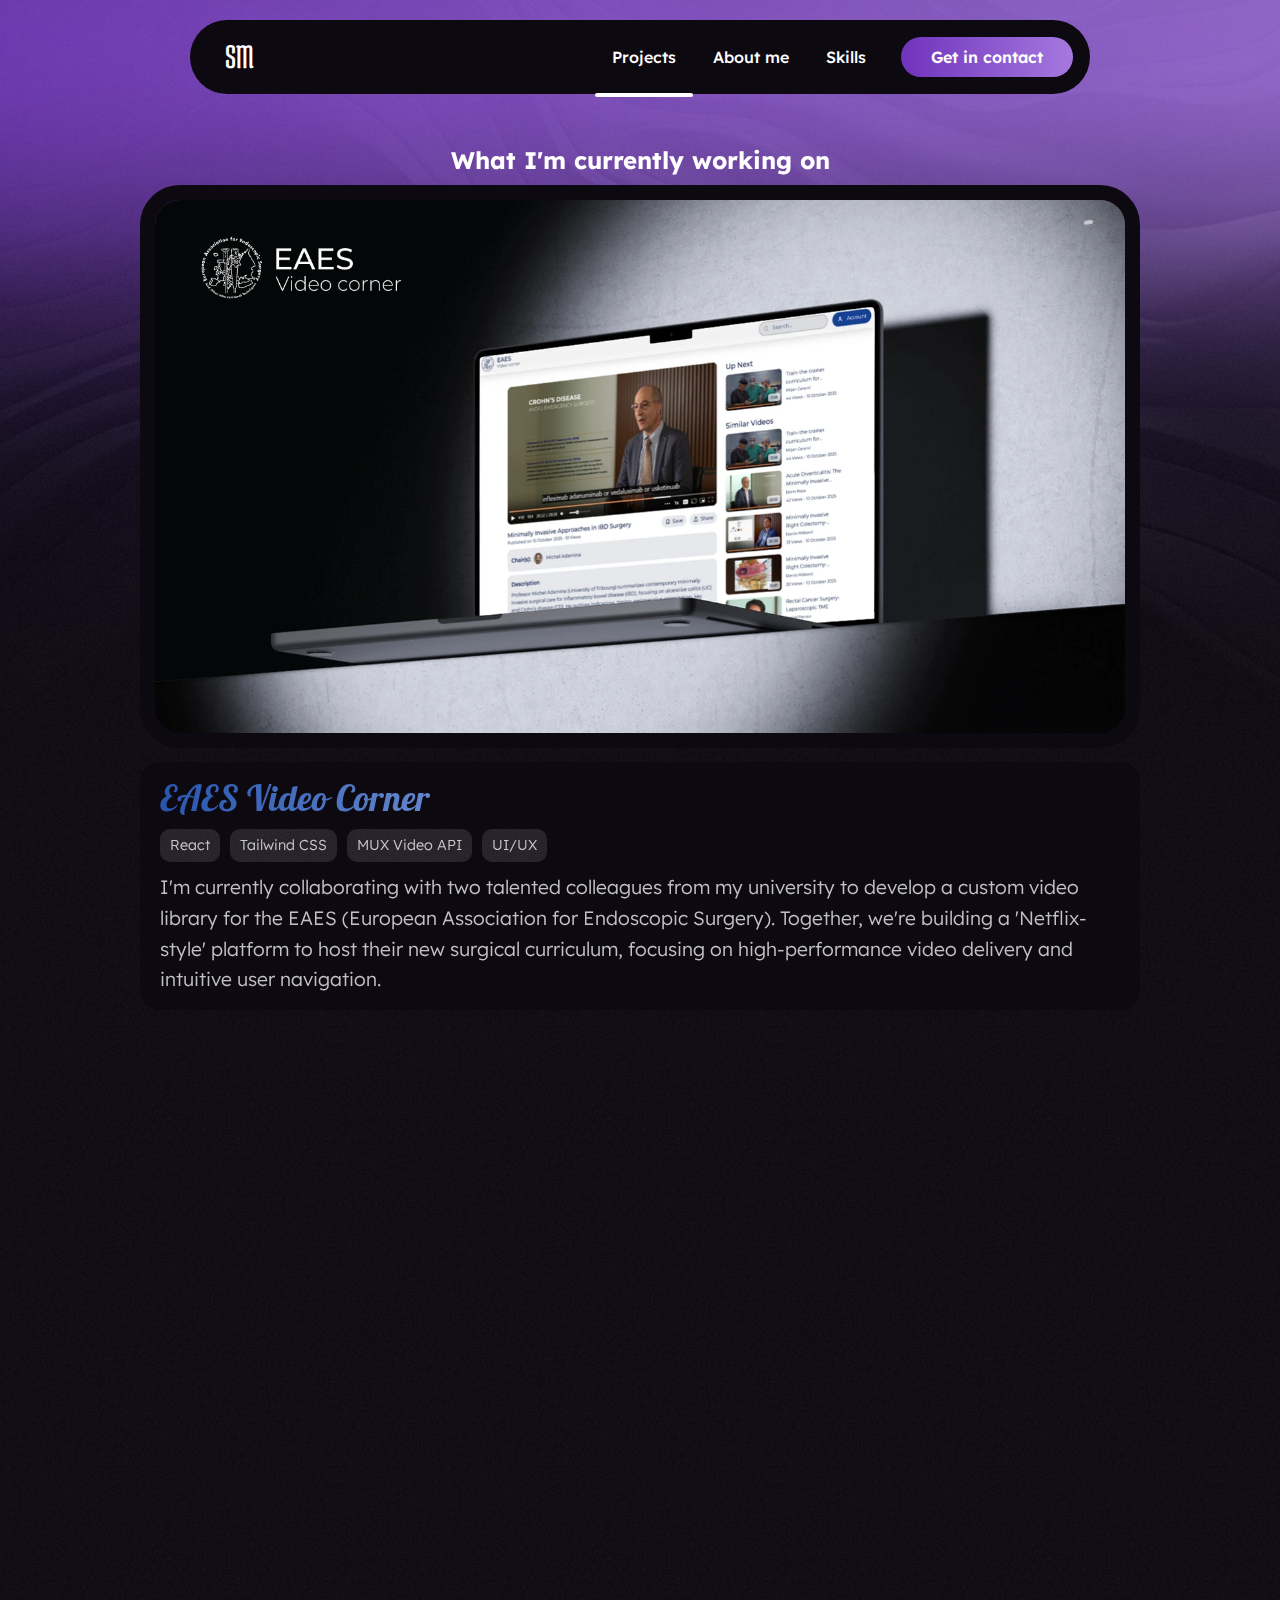
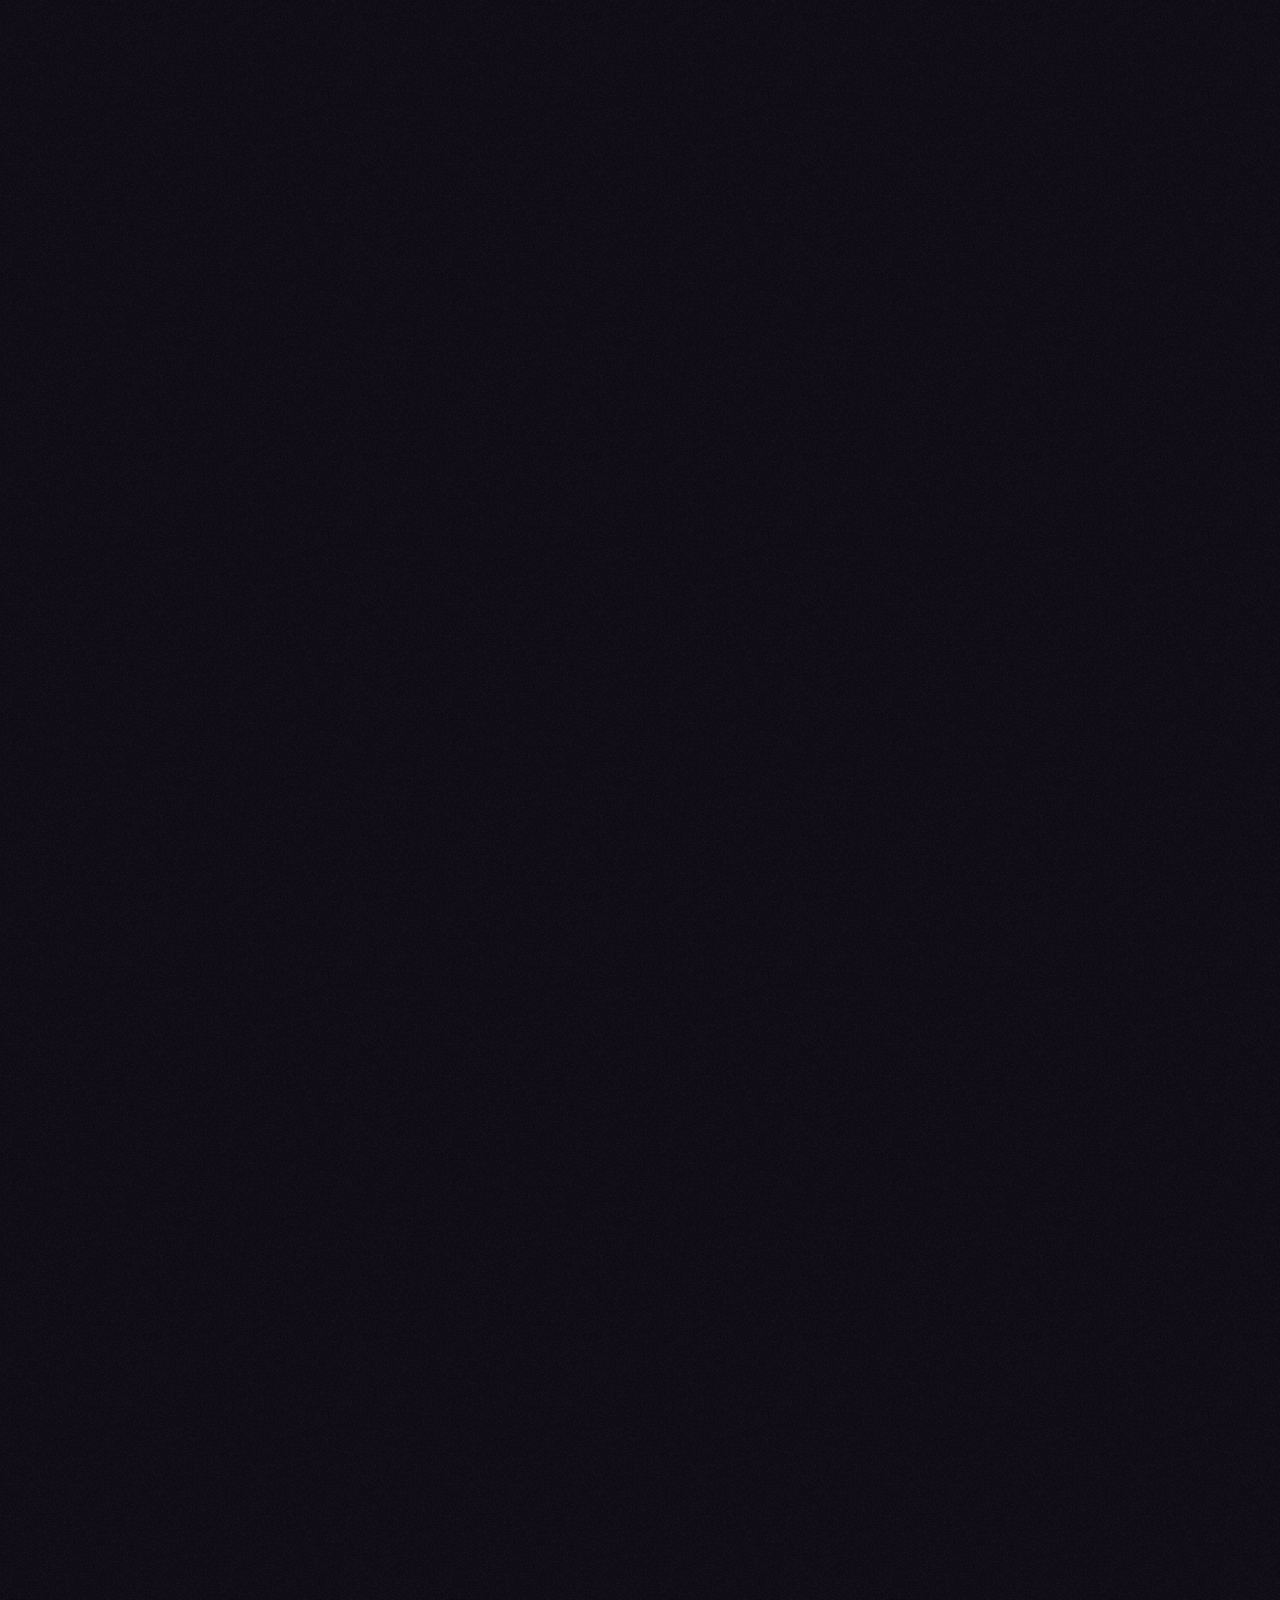
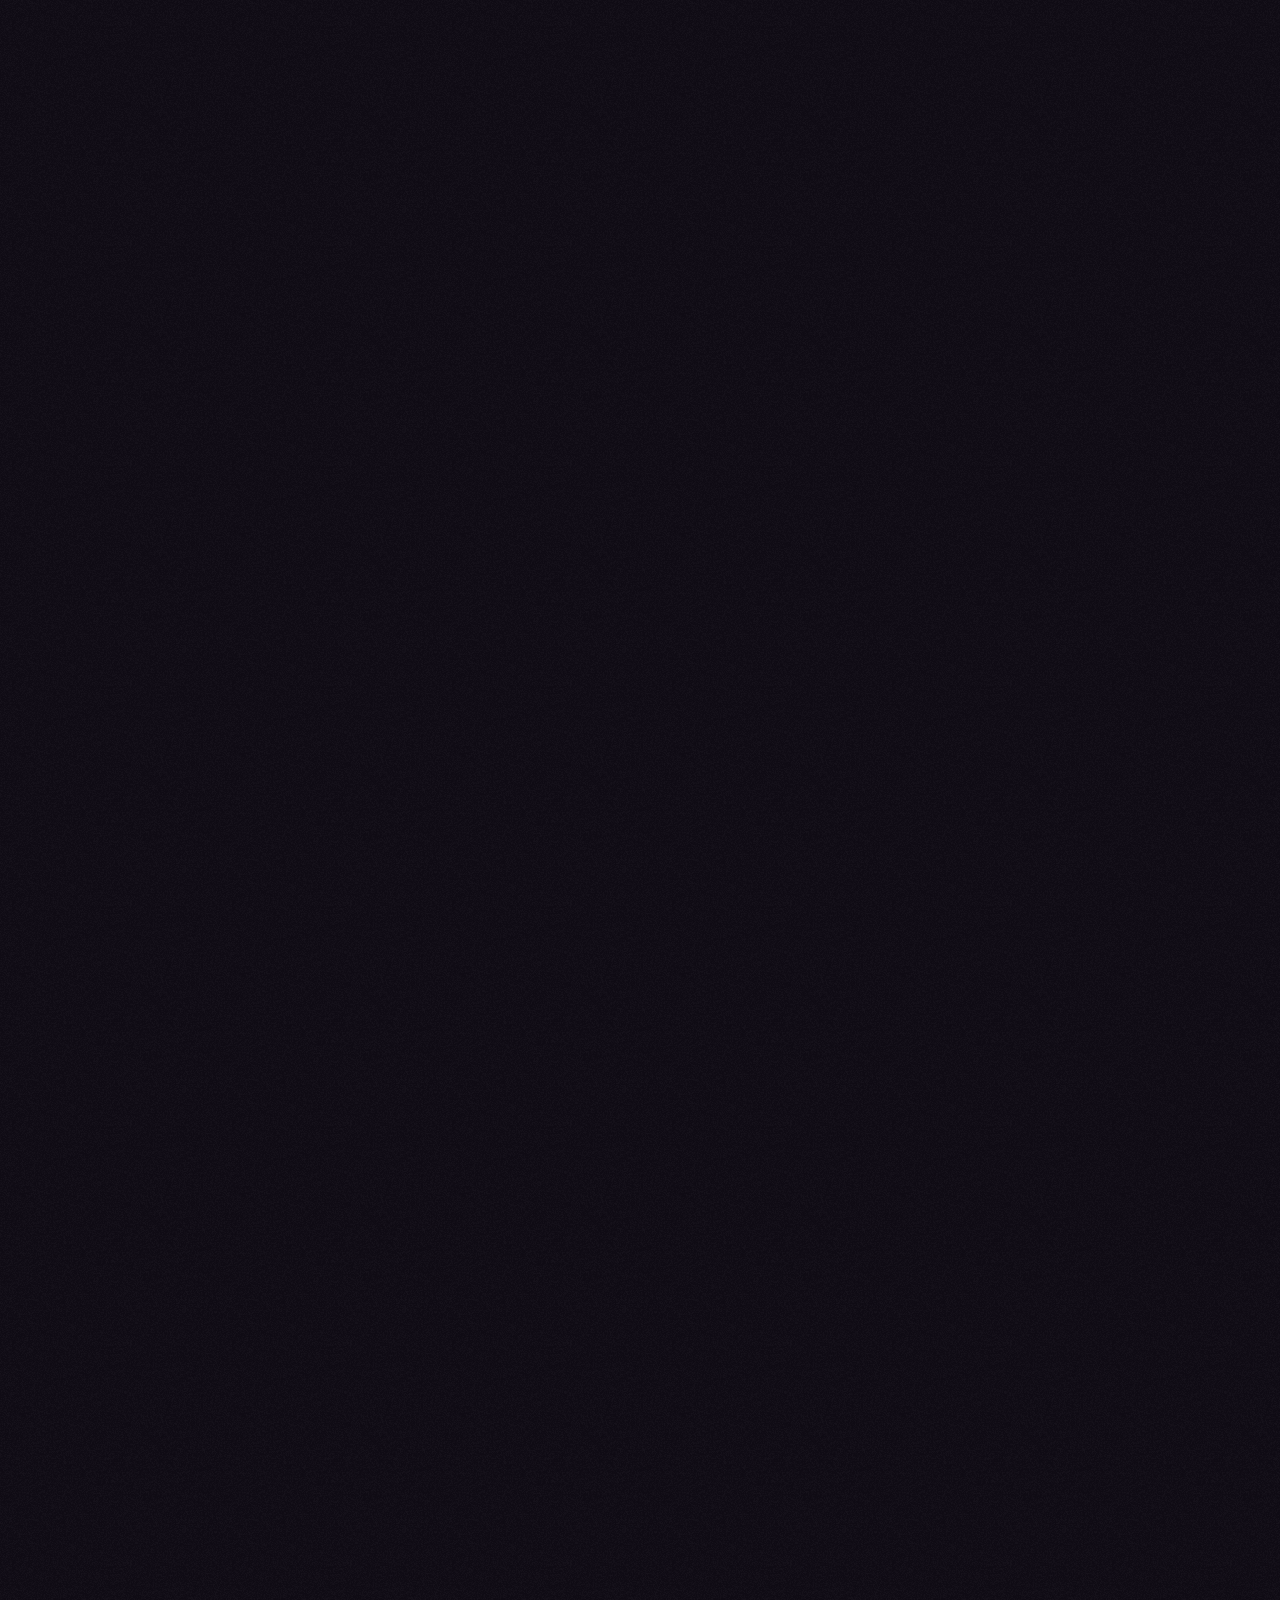
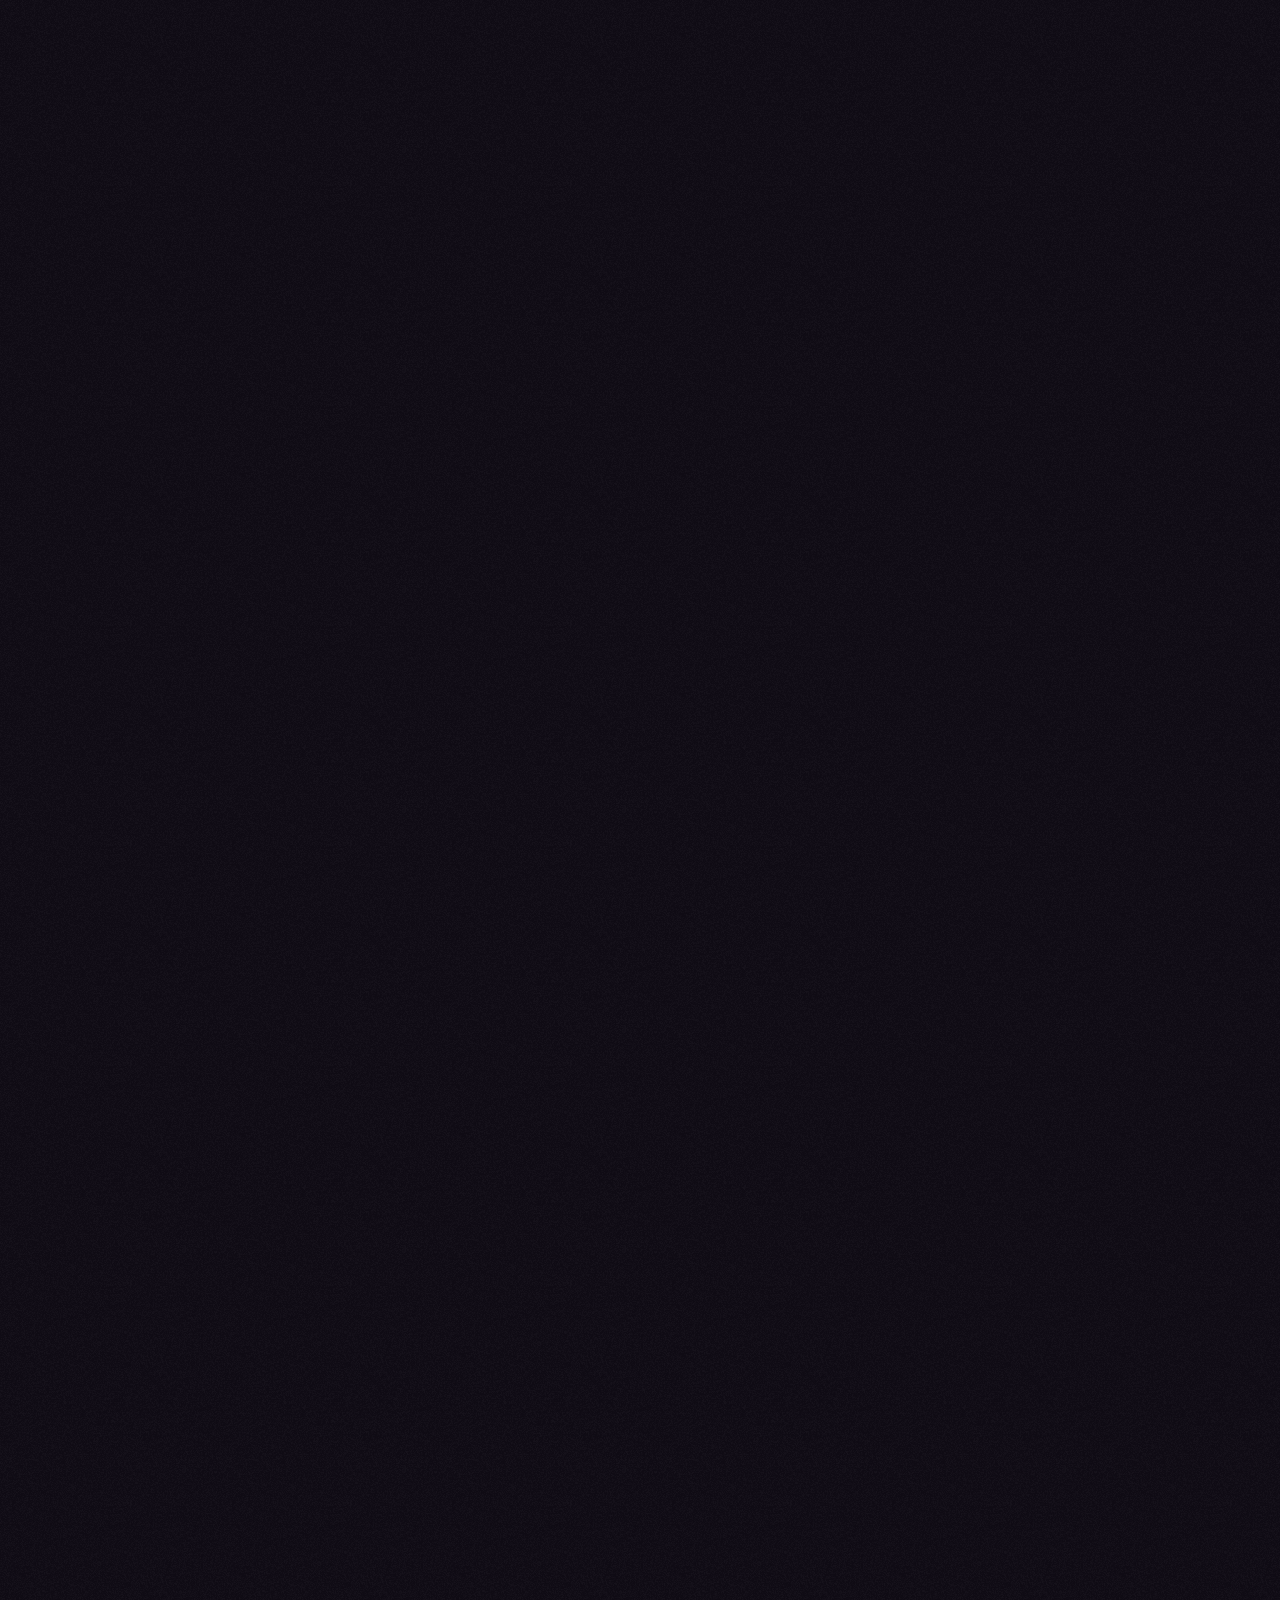
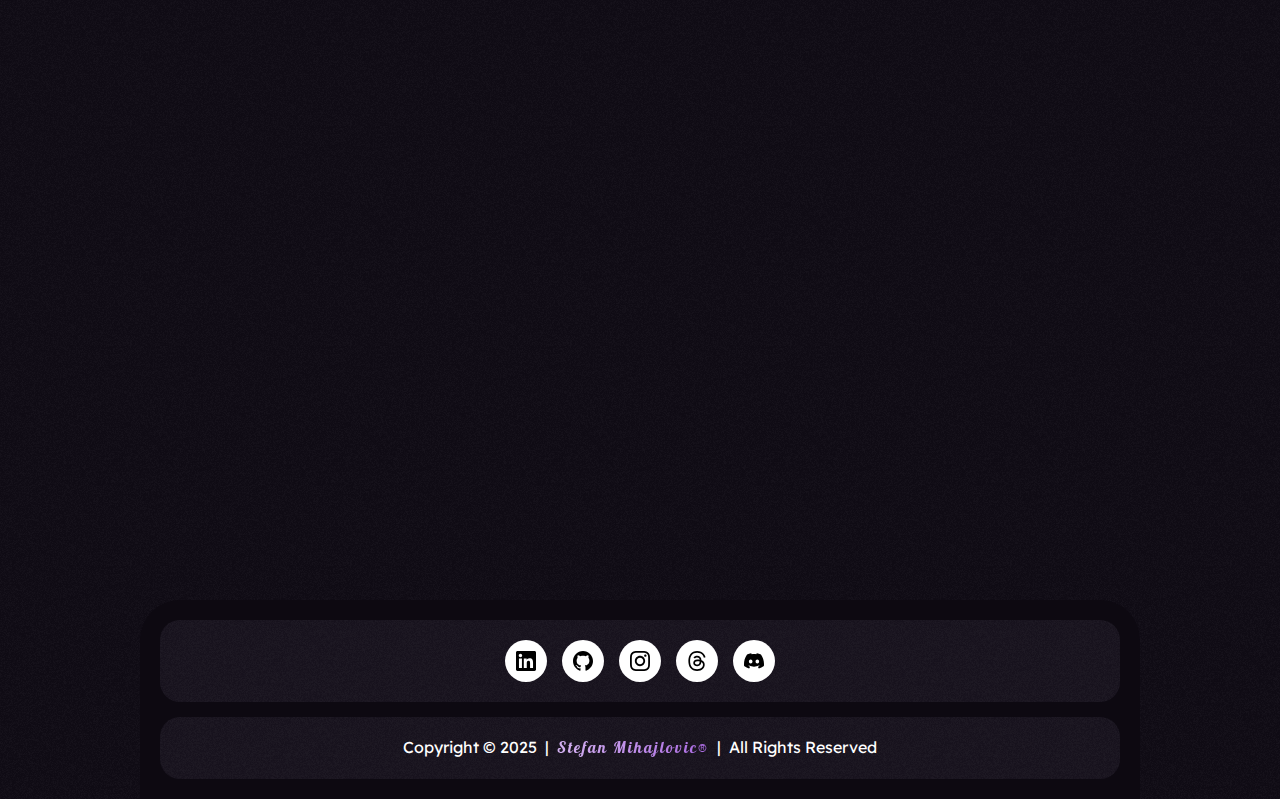
<file: projects/index.html>
<!DOCTYPE html>
<html lang="en">
<head>
    <meta charset="UTF-8">
    <meta name="viewport" content="width=device-width, initial-scale=1.0">
    <title>Stefan Mihajlovic - Portfolio</title>
    <link rel="stylesheet" href="../style.css">
    <link rel="stylesheet" href="style.css">
    <link rel="shortcut icon" href="../images/logo.png" type="image/x-icon">
    <script src="../index.js" defer></script>
</head>
<body>
    <header>
        <a href="../" class="logo">SM</a>
        <nav>
            <a href="#" class="active">Projects</a>
            <a href="../about">About me</a>
            <a href="../skills">Skills</a>
            <a href="../contact" class="button">Get in contact</a>
        </nav>
        <button id="mobileMenuButton">
            <span></span>
            <span></span>
            <span></span>
        </button>
    </header>
    <div class="mobileMenuWrapper closed">
        <nav class="closed mobileMenu">
            <span class="closeMenuButton" onclick="closeMobileMenu()">x</span>
            <a href="#">Projects</a>
            <a href="../about">About me</a>
            <a href="../skills">Skills</a>
            <a href="../contact">Get in contact</a>
        </nav>
        <span class="closeMenu" onclick="closeMobileMenu()"></span>
    </div>
    <span class="scrollShadow"></span>

    <main>

        <section class="content">
            <div class="currentProject fade-in">
                <h2>What I'm currently working on</h2>
                <div>
                    <img src="../images/eaesBanner.webp" alt="EAES Video Corner Banner">
                    <div class="doodle-wrap">
                        <svg class="loop-doodle" viewBox="0 0 140 140" aria-hidden="true">
                            <path class="loop-path" d="M 30 85 C 18 62, 42 40, 62 52 C 80 62, 62 78, 52 70 C 40 60, 56 40, 82 44 C 112 48, 118 78, 96 90 C 78 100, 68 86, 78 76 C 90 64, 120 70, 112 98 C 104 122, 66 122, 48 104 C 34 90, 38 74, 52 78"/>
                        </svg>
                    </div>
                </div>
                <span>
                    <h3>EAES Video Corner</h3>
                    <span class="tags">
                        <p>React</p>
                        <p>Tailwind CSS</p>
                        <p>MUX Video API</p>
                        <p>UI/UX</p>
                    </span>
                    <p>I'm currently collaborating with two talented colleagues from my university to develop a custom video library for the EAES (European Association for Endoscopic Surgery). Together, we're building a 'Netflix-style' platform to host their new surgical curriculum, focusing on high-performance video delivery and intuitive user navigation.</p>
                </span>
            </div>
            <div class="currentProject optiFlowz fade-in">
                <div>
                    <img src="../images/OptiFlowzBanner.webp" alt="Crimson Music Banner" loading="lazy">
                    <div class="doodle-wrap">
                        <svg class="loop-doodle" viewBox="0 0 140 140" aria-hidden="true">
                            <path class="loop-path" d="M 20 70 Q 35 30, 50 70 T 80 70 T 110 70 T 130 70" fill="transparent" stroke="currentColor" stroke-width="2" stroke-linecap="round"/>
                        </svg>
                    </div>
                </div>
                <span>
                    <h3>OptiFlowz Website</h3>
                    <span class="tags">
                        <p>Next.js</p>
                        <p>React</p>
                        <p>UI/UX</p>
                        <p>Design</p>
                    </span>
                    <p>A high converting Next.js website made for OptiFlowz. While designing this one, I really tried to go outlandish, make the brand pop and be instantly recognizable. Apart rom the stunning animations, and visuals, it also keep the SEO quite good.</p>
                    <div class="actions">
                        <a target="_blank" href="https://www.optiflowz.com/" class="button">Visit Website</a>
                        <a target="_blank" href="https://github.com/OptiFlowz/OptiFlowz-Website" class="button">Github</a>
                    </div>
                </span>
            </div>
            <div class="currentProject crimsonMusic fade-in">
                <div>
                    <img src="../images/crimsonMusicBanner.webp" alt="Crimson Music Banner" loading="lazy">
                    <div class="doodle-wrap">
                        <svg class="loop-doodle" viewBox="0 0 140 140" aria-hidden="true">
                            <path class="loop-path" d="M 20 70 Q 35 30, 50 70 T 80 70 T 110 70 T 130 70" fill="transparent" stroke="currentColor" stroke-width="2" stroke-linecap="round"/>
                        </svg>
                    </div>
                </div>
                <span>
                    <h3>Crimson Music</h3>
                    <span class="tags">
                        <p>JavaScript</p>
                        <p>Firebase</p>
                        <p>Cloud Storage</p>
                        <p>Web App</p>
                    </span>
                    <p>Your next-gen music companion. Stream your favorite tracks nonstop without burning through your mobile data. Built for listeners who want music anywhere, anytime.</p>
                    <div class="actions">
                        <a target="_blank" href="https://crimsonmusic.netlify.app/" class="button">Visit app</a>
                        <a target="_blank" href="https://github.com/Stefan-Mihajlovic/CrimsonMusic" class="button">Github</a>
                    </div>
                </span>
            </div>
            <div class="currentProject krunaBoje fade-in">
                <div>
                    <img src="../images/KrunaBojeBanner.webp" alt="Kruna Boje Banner" loading="lazy">
                    <div class="doodle-wrap">
                        <svg class="loop-doodle" viewBox="0 0 140 140" aria-hidden="true">
                            <path class="loop-path" 
                                d="M 30 100 
                                    L 110 100 
                                    L 120 50 
                                    L 95 75 
                                    L 70 30 
                                    L 45 75 
                                    L 20 50 
                                    Z" 
                                fill="transparent" 
                                stroke="currentColor" 
                                stroke-width="2" 
                                stroke-linecap="round" 
                                stroke-linejoin="round"/>
                        </svg>
                    </div>
                </div>
                <span>
                    <h3>Kruna Boje</h3>
                    <span class="tags">
                        <p>WordPress</p>
                        <p>PHP</p>
                        <p>SEO</p>
                        <p>Content Architecture</p>
                    </span>
                    <p>A full-scale web solution for a specialized paint distributor. Focused on creating a clean, professional UI capable of handling high-density information. Features include an integrated blog for expert advice, a categorized product directory, and optimized PDF catalogs for professional contractors. This project highlights my ability to deliver functional, SEO-ready platforms tailored to specific business needs.</p>
                    <div class="actions">
                        <a target="_blank" href="https://krunaboje.com/" class="button">Visit Website</a>
                    </div>
                </span>
            </div>
            <div class="currentProject roomRule fade-in">
                <div>
                    <img src="../images/roomRuleBanner.webp" alt="Room Rule Banner" loading="lazy">
                    <div class="doodle-wrap">
                        <svg class="loop-doodle" viewBox="0 0 140 140" aria-hidden="true">
                            <path class="loop-path" d="M 40 40 C 120 20, 120 120, 70 120 C 30 120, 30 60, 70 60 C 100 60, 100 100, 80 100 C 60 100, 60 80, 75 80" fill="transparent" stroke="currentColor" stroke-width="2" stroke-linecap="round"/>
                        </svg>
                    </div>
                </div>
                <span>
                    <h3>Room Rule</h3>
                    <span class="tags">
                        <p>Mobile App</p>
                        <p>Cacpacitor JS</p>
                        <p>PWA</p>
                        <p>Firebase</p>
                    </span>
                    <p>Organize your life with Room Rule. A progressive web app designed to keep everything in order. Built for Android and iOS using Capacitor JS, so it feels like a native app.</p>
                    <div class="actions">
                        <a target="_blank" href="https://roomrule.com/" class="button">Download app</a>
                    </div>
                </span>
            </div>
            <div class="currentProject uehsWebsite fade-in">
                <div>
                    <img src="../images/uehsBanner.webp" alt="UEHS Website Banner" loading="lazy">
                    <div class="doodle-wrap">
                        <svg class="loop-doodle" viewBox="0 0 160 160" aria-hidden="true">
                            <path class="loop-path" d="M 60 95 C 30 95, 25 60, 60 60 C 95 60, 95 95, 60 95 C 35 95, 35 25, 70 25 C 110 25, 115 80, 70 85"/>
                        </svg>
                    </div>
                </div>
                <span>
                    <h3>UEHS Website</h3>
                    <span class="tags">
                        <p>Wordpress</p>
                        <p>PHP</p>
                        <p>Fintech</p>
                        <p>Payment systems and security</p>
                    </span>
                    <p>A custom WordPress website built for the Association of Endoscopic Surgeons of Serbia. The site includes a tailored course system that allows them to manage educational programs and issue certificates directly through the platform, making it easier to organize training and track participation.</p>
                    <div class="actions">
                        <a target="_blank" href="https://uehs.org.rs/" class="button">Visit Website</a>
                    </div>
                </span>
            </div>
            <div class="currentProject browserExtensions fade-in">
                <div>
                    <img src="../images/extensionsBanner.webp" alt="My Extensions Banner" loading="lazy">
                    <div class="doodle-wrap">
                        <svg class="loop-doodle" viewBox="0 0 140 140" aria-hidden="true">
                            <path class="loop-path" d="M 70 40 C 90 40, 110 60, 110 85 C 110 110, 80 120, 50 100 C 30 80, 40 40, 70 45 C 90 50, 95 70, 80 85 C 65 100, 45 80, 55 65" fill="transparent" stroke="currentColor" stroke-width="2" stroke-linecap="round"/>
                        </svg>
                    </div>
                </div>
                <span>
                    <h3>My browser extensions</h3>
                    <span class="tags">
                        <p>Browser Extension</p>
                        <p>JavaScript</p>
                        <p>Productivity</p>
                    </span>
                    <p>A pair of lightweight browser extensions built to make everyday browsing smoother. The color picker lets you click anywhere on a page to instantly grab HEX and RGB values, copy them with one click, and download all your saved colors whenever you need them. Tab Volume Manager gives you precise control over audio, allowing you to adjust volume levels and apply enhancements per tab. Perfect for videos, music, and calls.</p>
                    <div class="actions">
                        <a target="_blank" href="https://chromewebstore.google.com/detail/ldaifanlngakcdhdlfklmonnmpcbmhji?utm_source=item-share-cb" class="button">Get PalettePilot</a>
                        <a target="_blank" href="https://chromewebstore.google.com/detail/hnpafnldgablhjgagcfhjjaaalliegef?utm_source=item-share-cb" class="button">Get Tab Volume Manager</a>
                    </div>
                </span>
            </div>
            <div class="moreProjects fade-in">
                    Want to see how this portfolio was built?
                    <a target="_blank" href="https://github.com/Stefan-Mihajlovic/Portfolio" class="button">Click me!</a>
                    <svg class="arrow-doodle" viewBox="0 0 70 70" aria-hidden="true">
                        <path class="arrow-path" d="M 52 18 C 46 25, 50 31, 42 36 C 34 41, 36 46, 28 52"/>
                        <path class="arrow-path" d="M 28 52 L 36 49" />
                        <path class="arrow-path" d="M 28 52 L 31 44" />
                    </svg>
                </div>
        </section>

        <footer>
            <div class="socials">
                <a href="https://www.linkedin.com/in/stefanmihajlovic-in/"><svg width="24" height="24" viewBox="0 0 24 24" fill="none" xmlns="http://www.w3.org/2000/svg"><g clip-path="url(#clip0_11_590)"><path d="M22.2234 0H1.77187C0.792187 0 0 0.773438 0 1.72969V22.2656C0 23.2219 0.792187 24 1.77187 24H22.2234C23.2031 24 24 23.2219 24 22.2703V1.72969C24 0.773438 23.2031 0 22.2234 0ZM7.12031 20.4516H3.55781V8.99531H7.12031V20.4516ZM5.33906 7.43438C4.19531 7.43438 3.27188 6.51094 3.27188 5.37187C3.27188 4.23281 4.19531 3.30937 5.33906 3.30937C6.47813 3.30937 7.40156 4.23281 7.40156 5.37187C7.40156 6.50625 6.47813 7.43438 5.33906 7.43438ZM20.4516 20.4516H16.8937V14.8828C16.8937 13.5562 16.8703 11.8453 15.0422 11.8453C13.1906 11.8453 12.9094 13.2937 12.9094 14.7891V20.4516H9.35625V8.99531H12.7687V10.5609H12.8156C13.2891 9.66094 14.4516 8.70938 16.1813 8.70938C19.7859 8.70938 20.4516 11.0813 20.4516 14.1656V20.4516Z" fill="black"/></g><defs><clipPath id="clip0_11_590"><rect width="24" height="24" fill="white"/></clipPath></defs></svg></a>
                <a href="https://github.com/Stefan-Mihajlovic"><svg width="24" height="24" viewBox="0 0 24 24" fill="none" xmlns="http://www.w3.org/2000/svg"><g clip-path="url(#clip0_522_3)"><path fill-rule="evenodd" clip-rule="evenodd" d="M12.0099 0C5.36875 0 0 5.40833 0 12.0992C0 17.4475 3.43994 21.9748 8.21205 23.5771C8.80869 23.6976 9.02724 23.3168 9.02724 22.9965C9.02724 22.716 9.00757 21.7545 9.00757 20.7527C5.6667 21.474 4.97099 19.3104 4.97099 19.3104C4.43409 17.9082 3.63858 17.5478 3.63858 17.5478C2.54511 16.8066 3.71823 16.8066 3.71823 16.8066C4.93117 16.8868 5.56763 18.0486 5.56763 18.0486C6.64118 19.8913 8.37111 19.3707 9.06706 19.0501C9.16638 18.2688 9.48473 17.728 9.82275 17.4276C7.15817 17.1471 4.35469 16.1055 4.35469 11.458C4.35469 10.1359 4.8316 9.05428 5.58729 8.21304C5.46807 7.91263 5.0504 6.67043 5.70677 5.00787C5.70677 5.00787 6.72083 4.6873 9.00732 6.24981C9.98625 5.98497 10.9958 5.85024 12.0099 5.84911C13.024 5.84911 14.0577 5.98948 15.0123 6.24981C17.299 4.6873 18.3131 5.00787 18.3131 5.00787C18.9695 6.67043 18.5515 7.91263 18.4323 8.21304C19.2079 9.05428 19.6652 10.1359 19.6652 11.458C19.6652 16.1055 16.8617 17.1269 14.1772 17.4276C14.6148 17.8081 14.9924 18.5292 14.9924 19.6711C14.9924 21.2936 14.9727 22.5957 14.9727 22.9962C14.9727 23.3168 15.1915 23.6976 15.7879 23.5774C20.56 21.9745 23.9999 17.4475 23.9999 12.0992C24.0196 5.40833 18.6312 0 12.0099 0Z" fill="black"/></g><defs><clipPath id="clip0_522_3"><rect width="24" height="24" fill="white"/></clipPath></defs></svg></a>
                <a href="https://www.instagram.com/stefi_mihajlovic_/"><svg width="24" height="24" viewBox="0 0 24 24" fill="none" xmlns="http://www.w3.org/2000/svg"><path d="M18.3952 7.02212C17.6005 7.02368 16.9543 6.3802 16.9528 5.58548C16.9512 4.79076 17.5947 4.14457 18.3898 4.14302C19.1848 4.14146 19.831 4.78531 19.8326 5.58004C19.8338 6.37476 19.1903 7.02057 18.3952 7.02212Z" fill="black"/><path fill-rule="evenodd" clip-rule="evenodd" d="M12.0115 18.161C8.60909 18.1676 5.8451 15.4149 5.8385 12.0117C5.83188 8.60923 8.58536 5.84481 11.9878 5.8382C15.3909 5.83159 18.1553 8.5859 18.1619 11.9879C18.1685 15.3912 15.4143 18.1544 12.0115 18.161ZM11.992 8.00035C9.78365 8.00424 7.99594 9.79858 7.99983 12.0074C8.0041 14.2166 9.79882 16.0039 12.0072 15.9996C14.2164 15.9954 16.0041 14.2014 15.9998 11.9922C15.9955 9.78302 14.2008 7.99608 11.992 8.00035Z" fill="black"/><path fill-rule="evenodd" clip-rule="evenodd" d="M4.1192 0.646479C4.88126 0.347876 5.75333 0.143362 7.03015 0.0830982C8.31011 0.0216726 8.71872 0.00767102 11.9769 0.00145262C15.2358 -0.00476578 15.6444 0.00766862 16.9244 0.0644334C18.2016 0.119643 19.0741 0.321049 19.8377 0.616544C20.6277 0.920974 21.298 1.33078 21.966 1.99603C22.6339 2.66205 23.0453 3.33002 23.3536 4.1189C23.6518 4.88174 23.8563 5.75306 23.917 7.03068C23.9776 8.31023 23.9924 8.71847 23.9986 11.9771C24.0048 15.2353 23.9916 15.6443 23.9356 16.925C23.88 18.2014 23.679 19.0743 23.3835 19.8375C23.0783 20.6276 22.6693 21.2979 22.004 21.9659C21.3388 22.6342 20.6701 23.0452 19.8812 23.3539C19.1184 23.6517 18.2471 23.8562 16.9702 23.9173C15.6903 23.9779 15.2817 23.9923 12.0224 23.9985C8.76459 24.0048 8.35598 23.9923 7.07605 23.9359C5.79882 23.88 4.92597 23.6789 4.16275 23.3838C3.37271 23.0782 2.70242 22.6696 2.03446 22.004C1.36611 21.3383 0.954386 20.67 0.646458 19.8811C0.347858 19.1186 0.144107 18.2469 0.0830727 16.9705C0.0220359 15.6901 0.00765506 15.2811 0.00143906 12.0229C-0.00480094 8.76435 0.00803667 8.35611 0.0640167 7.07616C0.1204 5.79855 0.320637 4.92606 0.61613 4.16206C0.921328 3.37239 1.33035 2.70248 1.99637 2.03413C2.6616 1.36616 3.33033 0.954017 4.1192 0.646479ZM4.94154 21.3679C5.36494 21.5308 6.00023 21.7252 7.17014 21.7761C8.43607 21.8309 8.81514 21.843 12.0185 21.8368C15.223 21.8309 15.6021 21.8173 16.8676 21.7579C18.0363 21.7022 18.6716 21.5055 19.0939 21.3407C19.6541 21.1218 20.0531 20.8601 20.4722 20.4406C20.8913 20.0195 21.1506 19.6194 21.3676 19.0591C21.5309 18.6354 21.7249 17.9996 21.7758 16.8297C21.8314 15.5646 21.8431 15.1851 21.8368 11.9809C21.831 8.77757 21.8174 8.3981 21.7572 7.13254C21.7019 5.96339 21.5056 5.32808 21.3404 4.90623C21.1215 4.34519 20.8606 3.94705 20.4399 3.52753C20.0192 3.10801 19.6191 2.84945 19.0581 2.6325C18.6355 2.46881 17.9994 2.27518 16.8303 2.22426C15.5643 2.16865 15.1849 2.15737 11.9808 2.1636C8.77743 2.16982 8.39836 2.18264 7.13281 2.24253C5.9633 2.29812 5.32877 2.49447 4.90575 2.65972C4.34587 2.87861 3.94696 3.13872 3.52746 3.5598C3.10871 3.98087 2.84938 4.38018 2.63244 4.94161C2.46993 5.36464 2.27434 6.00072 2.2242 7.16987C2.16898 8.43581 2.15733 8.81529 2.16355 12.0187C2.16939 15.2228 2.18298 15.6023 2.24248 16.8671C2.29729 18.037 2.49518 18.6715 2.65966 19.0949C2.87855 19.6544 3.13944 20.0533 3.55973 20.4729C3.98081 20.8908 4.38088 21.1509 4.94154 21.3679Z" fill="black"/></svg></a>
                <a href="https://www.threads.com/@stefi_mihajlovic_"><svg width="24" height="24" viewBox="0 0 24 24" fill="none" xmlns="http://www.w3.org/2000/svg"><path d="M17.6921 11.1235C17.5887 11.074 17.4837 11.0263 17.3774 10.9806C17.1921 7.56728 15.327 5.61312 12.1952 5.59312C12.181 5.59304 12.1669 5.59304 12.1528 5.59304C10.2795 5.59304 8.72164 6.39261 7.76275 7.84759L9.48512 9.0291C10.2014 7.94229 11.3257 7.7106 12.1536 7.7106C12.1631 7.7106 12.1727 7.7106 12.1822 7.71069C13.2134 7.71726 13.9915 8.01708 14.4951 8.60175C14.8616 9.02741 15.1067 9.61563 15.2281 10.358C14.3139 10.2026 13.3251 10.1548 12.2681 10.2154C9.29059 10.3869 7.37639 12.1235 7.50495 14.5365C7.57019 15.7605 8.17996 16.8135 9.22188 17.5014C10.1028 18.0829 11.2374 18.3673 12.4165 18.3029C13.9738 18.2175 15.1954 17.6234 16.0476 16.537C16.6949 15.712 17.1042 14.6429 17.285 13.2957C18.0271 13.7436 18.5771 14.333 18.8809 15.0415C19.3974 16.2459 19.4275 18.225 17.8126 19.8385C16.3978 21.252 14.697 21.8635 12.1267 21.8824C9.27552 21.8612 7.11922 20.9469 5.71726 19.1646C4.40444 17.4958 3.72596 15.0852 3.70065 12C3.72596 8.91473 4.40444 6.5042 5.71726 4.83534C7.11922 3.05311 9.27549 2.13875 12.1266 2.11756C14.9985 2.13891 17.1924 3.05767 18.648 4.8485C19.3618 5.7267 19.8999 6.8311 20.2546 8.11879L22.273 7.58028C21.843 5.99528 21.1664 4.62946 20.2456 3.49675C18.3795 1.20084 15.6503 0.0243935 12.1337 0H12.1196C8.6102 0.0243088 5.91151 1.20522 4.09854 3.50991C2.48524 5.5608 1.65305 8.41446 1.62509 11.9916L1.625 12L1.62509 12.0084C1.65305 15.5855 2.48524 18.4393 4.09854 20.4901C5.91151 22.7948 8.6102 23.9757 12.1196 24H12.1337C15.2538 23.9784 17.453 23.1615 19.2647 21.3514C21.6351 18.9832 21.5637 16.0149 20.7825 14.1926C20.222 12.8859 19.1534 11.8245 17.6921 11.1235ZM12.3051 16.1884C11.0001 16.2619 9.6443 15.6761 9.57745 14.4215C9.5279 13.4913 10.2395 12.4532 12.3851 12.3296C12.6309 12.3154 12.872 12.3085 13.1089 12.3085C13.8883 12.3085 14.6174 12.3842 15.2802 12.5291C15.033 15.6169 13.5828 16.1182 12.3051 16.1884Z" fill="black"/></svg></a>
                <a href="https://discord.com/users/H3art4ttack#6784"><svg width="24" height="24" viewBox="0 0 24 24" fill="none" xmlns="http://www.w3.org/2000/svg"><path d="M20.317 4.15557C18.7873 3.45369 17.147 2.93658 15.4319 2.6404C15.4007 2.63469 15.3695 2.64897 15.3534 2.67754C15.1424 3.05276 14.9087 3.54226 14.7451 3.927C12.9004 3.65083 11.0652 3.65083 9.25832 3.927C9.09465 3.5337 8.85248 3.05276 8.64057 2.67754C8.62448 2.64992 8.59328 2.63564 8.56205 2.6404C6.84791 2.93563 5.20756 3.45275 3.67693 4.15557C3.66368 4.16129 3.65233 4.17082 3.64479 4.18319C0.533392 8.83155 -0.31895 13.3657 0.0991801 17.8436C0.101072 17.8655 0.11337 17.8864 0.130398 17.8997C2.18321 19.4073 4.17171 20.3225 6.12328 20.9291C6.15451 20.9386 6.18761 20.9272 6.20748 20.9015C6.66913 20.2711 7.08064 19.6063 7.43348 18.9073C7.4543 18.8664 7.43442 18.8178 7.39186 18.8016C6.73913 18.554 6.1176 18.2521 5.51973 17.9093C5.47244 17.8816 5.46865 17.814 5.51216 17.7816C5.63797 17.6873 5.76382 17.5893 5.88396 17.4902C5.90569 17.4721 5.93598 17.4683 5.96153 17.4797C9.88928 19.273 14.1415 19.273 18.023 17.4797C18.0485 17.4674 18.0788 17.4712 18.1015 17.4893C18.2216 17.5883 18.3475 17.6873 18.4742 17.7816C18.5177 17.814 18.5149 17.8816 18.4676 17.9093C17.8697 18.2588 17.2482 18.554 16.5945 18.8006C16.552 18.8168 16.533 18.8664 16.5538 18.9073C16.9143 19.6054 17.3258 20.2701 17.7789 20.9005C17.7978 20.9272 17.8319 20.9386 17.8631 20.9291C19.8241 20.3225 21.8126 19.4073 23.8654 17.8997C23.8834 17.8864 23.8948 17.8664 23.8967 17.8445C24.3971 12.6676 23.0585 8.17064 20.3482 4.18414C20.3416 4.17082 20.3303 4.16129 20.317 4.15557ZM8.02002 15.117C6.8375 15.117 5.86313 14.0313 5.86313 12.6981C5.86313 11.3648 6.8186 10.2791 8.02002 10.2791C9.23087 10.2791 10.1958 11.3743 10.1769 12.6981C10.1769 14.0313 9.22141 15.117 8.02002 15.117ZM15.9947 15.117C14.8123 15.117 13.8379 14.0313 13.8379 12.6981C13.8379 11.3648 14.7933 10.2791 15.9947 10.2791C17.2056 10.2791 18.1705 11.3743 18.1516 12.6981C18.1516 14.0313 17.2056 15.117 15.9947 15.117Z" fill="black"/></svg></a>
            </div>
            <p class="copyright">Copyright © <span id="currentYearSpan">2025</span> &nbsp;|&nbsp; <span class="accentText">Stefan Mihajlovic®</span> &nbsp;|&nbsp; All Rights Reserved</p>
        </footer>

    </main>

    <a href="#" class="scrollToTop">
        <svg width="24" height="24" viewBox="0 0 24 24" fill="none" xmlns="http://www.w3.org/2000/svg">
            <path d="M12 19V5M18 11L12 5L6 11" stroke="black" stroke-width="2" stroke-linecap="round" stroke-linejoin="round"/>
        </svg>
    </a>

    <div class="cursor">
        <div class="cursor-dot"></div>
    </div>

    <div class="background">
        <img class="bg" src="../images/bg.webp" alt="">
        <span class="gradient"></span>
        <span class="darken"></span>
        <span class="base"></span>
        <span class="noise"></span>
    </div>
</body>
</html>
</file>
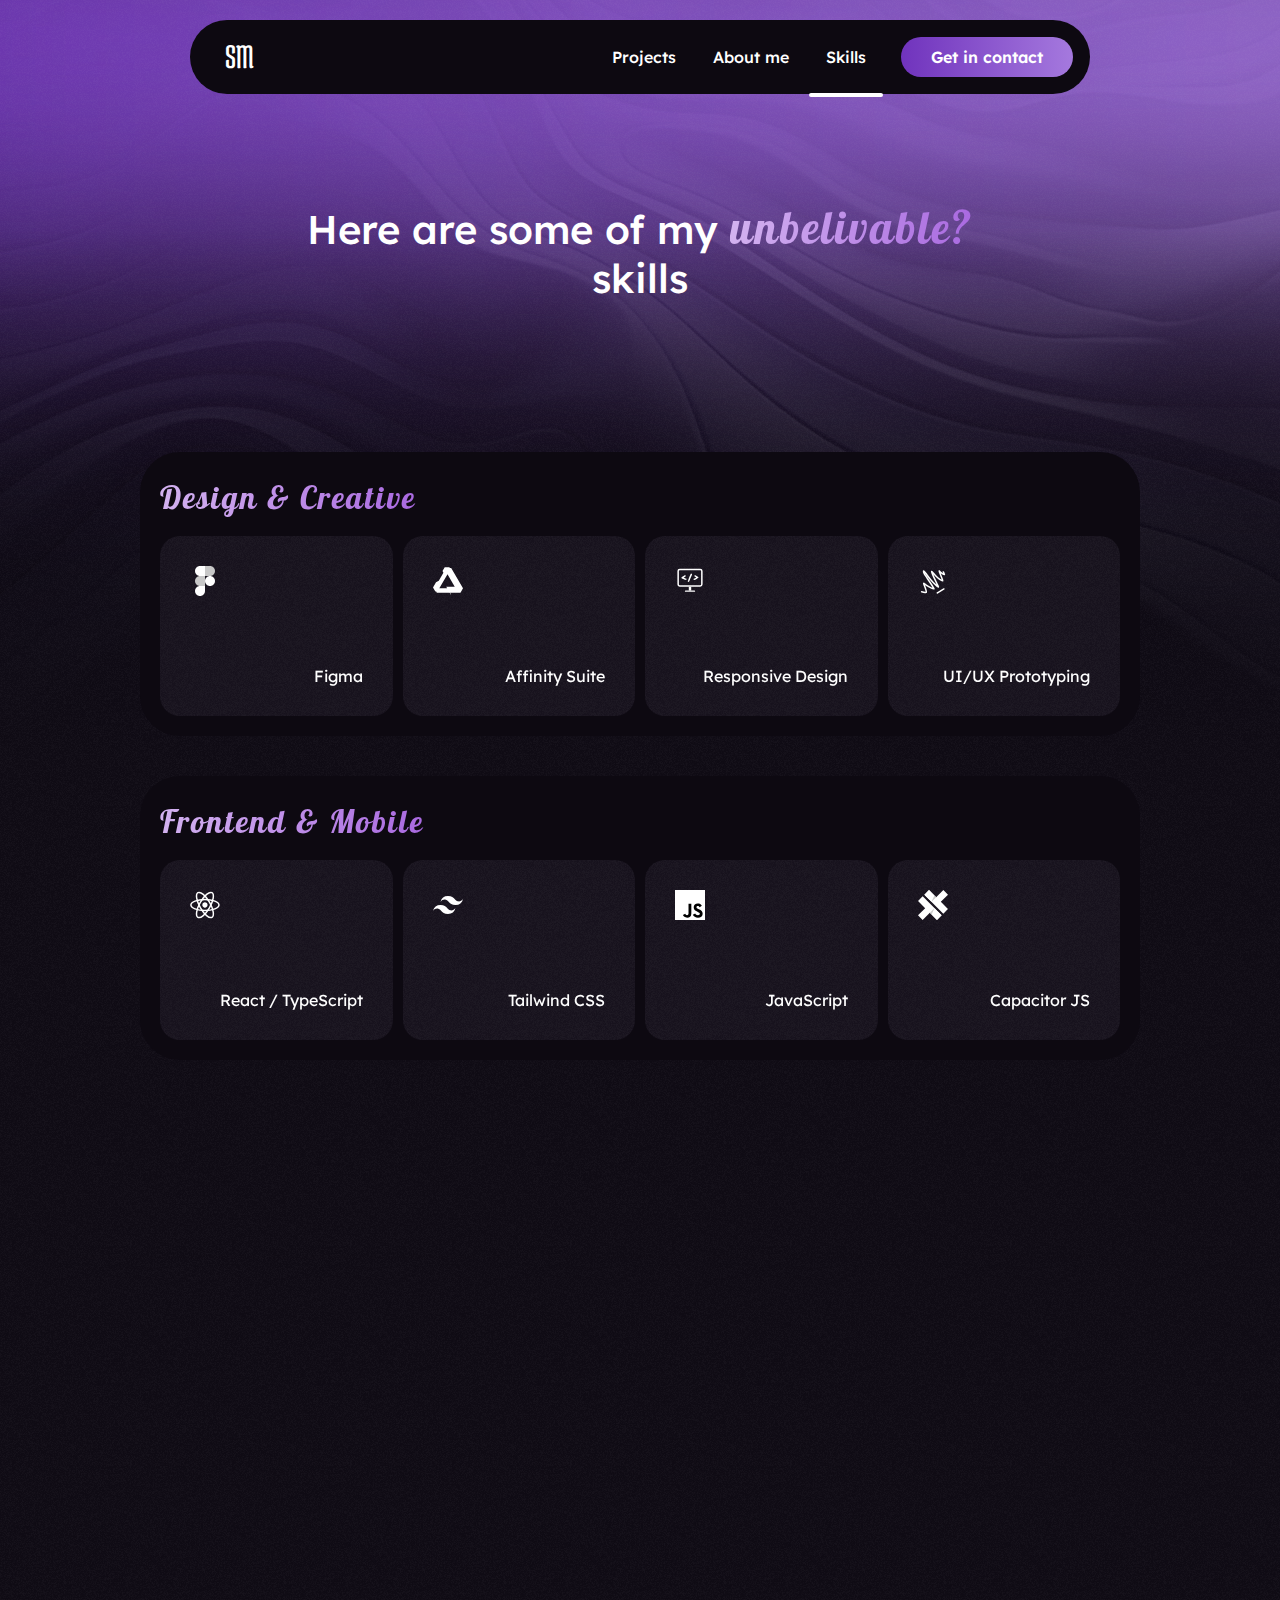
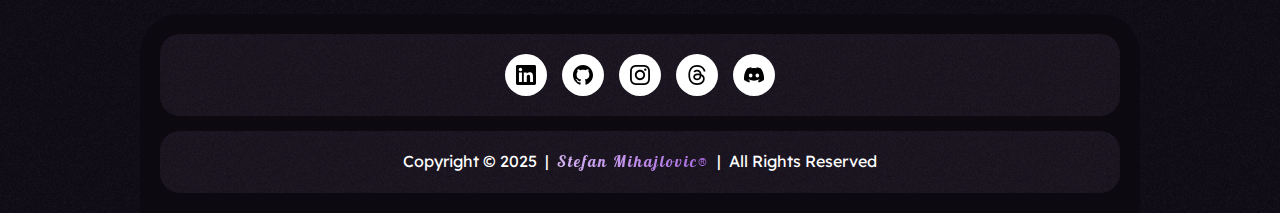
<file: skills/index.html>
<!DOCTYPE html>
<html lang="en">
<head>
    <meta charset="UTF-8">
    <meta name="viewport" content="width=device-width, initial-scale=1.0">
    <title>Stefan Mihajlovic - Portfolio</title>
    <link rel="stylesheet" href="../style.css">
    <link rel="stylesheet" href="style.css">
    <link rel="shortcut icon" href="../images/logo.png" type="image/x-icon">
    <script src="../index.js" defer></script>
</head>
<body>
    <header>
        <a href="../" class="logo">SM</a>
        <nav>
            <a href="../projects">Projects</a>
            <a href="../about">About me</a>
            <a href="#" class="active">Skills</a>
            <a href="../contact" class="button">Get in contact</a>
        </nav>
        <button id="mobileMenuButton">
            <span></span>
            <span></span>
            <span></span>
        </button>
    </header>
    <div class="mobileMenuWrapper closed">
        <nav class="closed mobileMenu">
            <span class="closeMenuButton" onclick="closeMobileMenu()">x</span>
            <a href="../projects">Projects</a>
            <a href="../about">About me</a>
            <a href="#">Skills</a>
            <a href="../contact">Get in contact</a>
        </nav>
        <span class="closeMenu" onclick="closeMobileMenu()"></span>
    </div>
    <span class="scrollShadow"></span>

    <main>

        <section class="content">
            <h1 class="hero">Here are some of my <span class="accentText">unbelivable?</span> skills</h1>
            <div class="skillCard first fade-in">
                <h2 class="accentText">Design & Creative</h2>
                <div>
                    <p><span>Figma</span><img src="icons/figma.svg" alt="Figma"></p>
                    <p><span>Affinity Suite</span><img src="icons/affinity.svg" alt="Affinity Suite"></p>
                    <p><span>Responsive Design</span><img src="icons/responsive.svg" alt="Responsive Design"></p>
                    <p><span>UI/UX Prototyping</span><img src="icons/uiux.svg" alt="UI/UX Prototyping"></p>
                </div>
                <div class="doodle-wrap">
                    <svg class="loop-doodle" viewBox="0 0 140 140" aria-hidden="true">
                        <path class="loop-path" d="M 40 40 C 120 20, 120 120, 70 120 C 30 120, 30 60, 70 60 C 100 60, 100 100, 80 100 C 60 100, 60 80, 75 80" fill="transparent" stroke="currentColor" stroke-width="2" stroke-linecap="round"/>
                    </svg>
                </div>
            </div>
            <div class="skillCard fade-in">
                <h2 class="accentText">Frontend & Mobile</h2>
                <div>
                    <p><span>React / TypeScript</span><img src="icons/react.svg" alt="React"></p>
                    <p><span>Tailwind CSS</span><img src="icons/tailwindcss.svg" alt="Tailwind CSS"></p>
                    <p><span>JavaScript</span><img src="icons/js.svg" alt="JavaScript"></p>
                    <p><span>Capacitor JS</span><img src="icons/capacitor.svg" alt="Capacitor JS"></p>
                </div>
                <span></span>
            </div>
            <div class="skillCard third fade-in">
                <h2 class="accentText">Backend & Specialized</h2>
                <div>
                    <p><span>Node.js</span><img src="icons/nodejs.svg" alt="Node JS"></p>
                    <p><span>PostgreSQL</span><img src="icons/postgresql.svg" alt="PostgreSQL"></p>
                    <p><span>Unity / C#</span><img src="icons/cs.svg" alt="C#"></p>
                    <p><span>WordPress / PHP</span><img src="icons/wordpress.svg" alt="Wordpress"></p>
                </div>
                <div class="doodle-wrap">
                    <svg class="loop-doodle" viewBox="0 0 140 140" aria-hidden="true">
                        <path class="loop-path" d="M 30 85 C 18 62, 42 40, 62 52 C 80 62, 62 78, 52 70 C 40 60, 56 40, 82 44 C 112 48, 118 78, 96 90 C 78 100, 68 86, 78 76 C 90 64, 120 70, 112 98 C 104 122, 66 122, 48 104 C 34 90, 38 74, 52 78"/>
                    </svg>
                </div>
            </div>
            <div class="moreProjects fade-in">
                Download my CV
                <a target="_blank" href="../resumes/Stefan Mihajlovic CV - English.pdf" class="button">Download</a>
                <svg class="arrow-doodle" viewBox="0 0 70 70" aria-hidden="true">
                    <path class="arrow-path" d="M 52 18 C 46 25, 50 31, 42 36 C 34 41, 36 46, 28 52"/>
                    <path class="arrow-path" d="M 28 52 L 36 49" />
                    <path class="arrow-path" d="M 28 52 L 31 44" />
                </svg>
            </div>
        </section>

        <footer>
            <div class="socials">
                <a href="https://www.linkedin.com/in/stefanmihajlovic-in/"><svg width="24" height="24" viewBox="0 0 24 24" fill="none" xmlns="http://www.w3.org/2000/svg"><g clip-path="url(#clip0_11_590)"><path d="M22.2234 0H1.77187C0.792187 0 0 0.773438 0 1.72969V22.2656C0 23.2219 0.792187 24 1.77187 24H22.2234C23.2031 24 24 23.2219 24 22.2703V1.72969C24 0.773438 23.2031 0 22.2234 0ZM7.12031 20.4516H3.55781V8.99531H7.12031V20.4516ZM5.33906 7.43438C4.19531 7.43438 3.27188 6.51094 3.27188 5.37187C3.27188 4.23281 4.19531 3.30937 5.33906 3.30937C6.47813 3.30937 7.40156 4.23281 7.40156 5.37187C7.40156 6.50625 6.47813 7.43438 5.33906 7.43438ZM20.4516 20.4516H16.8937V14.8828C16.8937 13.5562 16.8703 11.8453 15.0422 11.8453C13.1906 11.8453 12.9094 13.2937 12.9094 14.7891V20.4516H9.35625V8.99531H12.7687V10.5609H12.8156C13.2891 9.66094 14.4516 8.70938 16.1813 8.70938C19.7859 8.70938 20.4516 11.0813 20.4516 14.1656V20.4516Z" fill="black"/></g><defs><clipPath id="clip0_11_590"><rect width="24" height="24" fill="white"/></clipPath></defs></svg></a>
                <a href="https://github.com/Stefan-Mihajlovic"><svg width="24" height="24" viewBox="0 0 24 24" fill="none" xmlns="http://www.w3.org/2000/svg"><g clip-path="url(#clip0_522_3)"><path fill-rule="evenodd" clip-rule="evenodd" d="M12.0099 0C5.36875 0 0 5.40833 0 12.0992C0 17.4475 3.43994 21.9748 8.21205 23.5771C8.80869 23.6976 9.02724 23.3168 9.02724 22.9965C9.02724 22.716 9.00757 21.7545 9.00757 20.7527C5.6667 21.474 4.97099 19.3104 4.97099 19.3104C4.43409 17.9082 3.63858 17.5478 3.63858 17.5478C2.54511 16.8066 3.71823 16.8066 3.71823 16.8066C4.93117 16.8868 5.56763 18.0486 5.56763 18.0486C6.64118 19.8913 8.37111 19.3707 9.06706 19.0501C9.16638 18.2688 9.48473 17.728 9.82275 17.4276C7.15817 17.1471 4.35469 16.1055 4.35469 11.458C4.35469 10.1359 4.8316 9.05428 5.58729 8.21304C5.46807 7.91263 5.0504 6.67043 5.70677 5.00787C5.70677 5.00787 6.72083 4.6873 9.00732 6.24981C9.98625 5.98497 10.9958 5.85024 12.0099 5.84911C13.024 5.84911 14.0577 5.98948 15.0123 6.24981C17.299 4.6873 18.3131 5.00787 18.3131 5.00787C18.9695 6.67043 18.5515 7.91263 18.4323 8.21304C19.2079 9.05428 19.6652 10.1359 19.6652 11.458C19.6652 16.1055 16.8617 17.1269 14.1772 17.4276C14.6148 17.8081 14.9924 18.5292 14.9924 19.6711C14.9924 21.2936 14.9727 22.5957 14.9727 22.9962C14.9727 23.3168 15.1915 23.6976 15.7879 23.5774C20.56 21.9745 23.9999 17.4475 23.9999 12.0992C24.0196 5.40833 18.6312 0 12.0099 0Z" fill="black"/></g><defs><clipPath id="clip0_522_3"><rect width="24" height="24" fill="white"/></clipPath></defs></svg></a>
                <a href="https://www.instagram.com/stefi_mihajlovic_/"><svg width="24" height="24" viewBox="0 0 24 24" fill="none" xmlns="http://www.w3.org/2000/svg"><path d="M18.3952 7.02212C17.6005 7.02368 16.9543 6.3802 16.9528 5.58548C16.9512 4.79076 17.5947 4.14457 18.3898 4.14302C19.1848 4.14146 19.831 4.78531 19.8326 5.58004C19.8338 6.37476 19.1903 7.02057 18.3952 7.02212Z" fill="black"/><path fill-rule="evenodd" clip-rule="evenodd" d="M12.0115 18.161C8.60909 18.1676 5.8451 15.4149 5.8385 12.0117C5.83188 8.60923 8.58536 5.84481 11.9878 5.8382C15.3909 5.83159 18.1553 8.5859 18.1619 11.9879C18.1685 15.3912 15.4143 18.1544 12.0115 18.161ZM11.992 8.00035C9.78365 8.00424 7.99594 9.79858 7.99983 12.0074C8.0041 14.2166 9.79882 16.0039 12.0072 15.9996C14.2164 15.9954 16.0041 14.2014 15.9998 11.9922C15.9955 9.78302 14.2008 7.99608 11.992 8.00035Z" fill="black"/><path fill-rule="evenodd" clip-rule="evenodd" d="M4.1192 0.646479C4.88126 0.347876 5.75333 0.143362 7.03015 0.0830982C8.31011 0.0216726 8.71872 0.00767102 11.9769 0.00145262C15.2358 -0.00476578 15.6444 0.00766862 16.9244 0.0644334C18.2016 0.119643 19.0741 0.321049 19.8377 0.616544C20.6277 0.920974 21.298 1.33078 21.966 1.99603C22.6339 2.66205 23.0453 3.33002 23.3536 4.1189C23.6518 4.88174 23.8563 5.75306 23.917 7.03068C23.9776 8.31023 23.9924 8.71847 23.9986 11.9771C24.0048 15.2353 23.9916 15.6443 23.9356 16.925C23.88 18.2014 23.679 19.0743 23.3835 19.8375C23.0783 20.6276 22.6693 21.2979 22.004 21.9659C21.3388 22.6342 20.6701 23.0452 19.8812 23.3539C19.1184 23.6517 18.2471 23.8562 16.9702 23.9173C15.6903 23.9779 15.2817 23.9923 12.0224 23.9985C8.76459 24.0048 8.35598 23.9923 7.07605 23.9359C5.79882 23.88 4.92597 23.6789 4.16275 23.3838C3.37271 23.0782 2.70242 22.6696 2.03446 22.004C1.36611 21.3383 0.954386 20.67 0.646458 19.8811C0.347858 19.1186 0.144107 18.2469 0.0830727 16.9705C0.0220359 15.6901 0.00765506 15.2811 0.00143906 12.0229C-0.00480094 8.76435 0.00803667 8.35611 0.0640167 7.07616C0.1204 5.79855 0.320637 4.92606 0.61613 4.16206C0.921328 3.37239 1.33035 2.70248 1.99637 2.03413C2.6616 1.36616 3.33033 0.954017 4.1192 0.646479ZM4.94154 21.3679C5.36494 21.5308 6.00023 21.7252 7.17014 21.7761C8.43607 21.8309 8.81514 21.843 12.0185 21.8368C15.223 21.8309 15.6021 21.8173 16.8676 21.7579C18.0363 21.7022 18.6716 21.5055 19.0939 21.3407C19.6541 21.1218 20.0531 20.8601 20.4722 20.4406C20.8913 20.0195 21.1506 19.6194 21.3676 19.0591C21.5309 18.6354 21.7249 17.9996 21.7758 16.8297C21.8314 15.5646 21.8431 15.1851 21.8368 11.9809C21.831 8.77757 21.8174 8.3981 21.7572 7.13254C21.7019 5.96339 21.5056 5.32808 21.3404 4.90623C21.1215 4.34519 20.8606 3.94705 20.4399 3.52753C20.0192 3.10801 19.6191 2.84945 19.0581 2.6325C18.6355 2.46881 17.9994 2.27518 16.8303 2.22426C15.5643 2.16865 15.1849 2.15737 11.9808 2.1636C8.77743 2.16982 8.39836 2.18264 7.13281 2.24253C5.9633 2.29812 5.32877 2.49447 4.90575 2.65972C4.34587 2.87861 3.94696 3.13872 3.52746 3.5598C3.10871 3.98087 2.84938 4.38018 2.63244 4.94161C2.46993 5.36464 2.27434 6.00072 2.2242 7.16987C2.16898 8.43581 2.15733 8.81529 2.16355 12.0187C2.16939 15.2228 2.18298 15.6023 2.24248 16.8671C2.29729 18.037 2.49518 18.6715 2.65966 19.0949C2.87855 19.6544 3.13944 20.0533 3.55973 20.4729C3.98081 20.8908 4.38088 21.1509 4.94154 21.3679Z" fill="black"/></svg></a>
                <a href="https://www.threads.com/@stefi_mihajlovic_"><svg width="24" height="24" viewBox="0 0 24 24" fill="none" xmlns="http://www.w3.org/2000/svg"><path d="M17.6921 11.1235C17.5887 11.074 17.4837 11.0263 17.3774 10.9806C17.1921 7.56728 15.327 5.61312 12.1952 5.59312C12.181 5.59304 12.1669 5.59304 12.1528 5.59304C10.2795 5.59304 8.72164 6.39261 7.76275 7.84759L9.48512 9.0291C10.2014 7.94229 11.3257 7.7106 12.1536 7.7106C12.1631 7.7106 12.1727 7.7106 12.1822 7.71069C13.2134 7.71726 13.9915 8.01708 14.4951 8.60175C14.8616 9.02741 15.1067 9.61563 15.2281 10.358C14.3139 10.2026 13.3251 10.1548 12.2681 10.2154C9.29059 10.3869 7.37639 12.1235 7.50495 14.5365C7.57019 15.7605 8.17996 16.8135 9.22188 17.5014C10.1028 18.0829 11.2374 18.3673 12.4165 18.3029C13.9738 18.2175 15.1954 17.6234 16.0476 16.537C16.6949 15.712 17.1042 14.6429 17.285 13.2957C18.0271 13.7436 18.5771 14.333 18.8809 15.0415C19.3974 16.2459 19.4275 18.225 17.8126 19.8385C16.3978 21.252 14.697 21.8635 12.1267 21.8824C9.27552 21.8612 7.11922 20.9469 5.71726 19.1646C4.40444 17.4958 3.72596 15.0852 3.70065 12C3.72596 8.91473 4.40444 6.5042 5.71726 4.83534C7.11922 3.05311 9.27549 2.13875 12.1266 2.11756C14.9985 2.13891 17.1924 3.05767 18.648 4.8485C19.3618 5.7267 19.8999 6.8311 20.2546 8.11879L22.273 7.58028C21.843 5.99528 21.1664 4.62946 20.2456 3.49675C18.3795 1.20084 15.6503 0.0243935 12.1337 0H12.1196C8.6102 0.0243088 5.91151 1.20522 4.09854 3.50991C2.48524 5.5608 1.65305 8.41446 1.62509 11.9916L1.625 12L1.62509 12.0084C1.65305 15.5855 2.48524 18.4393 4.09854 20.4901C5.91151 22.7948 8.6102 23.9757 12.1196 24H12.1337C15.2538 23.9784 17.453 23.1615 19.2647 21.3514C21.6351 18.9832 21.5637 16.0149 20.7825 14.1926C20.222 12.8859 19.1534 11.8245 17.6921 11.1235ZM12.3051 16.1884C11.0001 16.2619 9.6443 15.6761 9.57745 14.4215C9.5279 13.4913 10.2395 12.4532 12.3851 12.3296C12.6309 12.3154 12.872 12.3085 13.1089 12.3085C13.8883 12.3085 14.6174 12.3842 15.2802 12.5291C15.033 15.6169 13.5828 16.1182 12.3051 16.1884Z" fill="black"/></svg></a>
                <a href="https://discord.com/users/H3art4ttack#6784"><svg width="24" height="24" viewBox="0 0 24 24" fill="none" xmlns="http://www.w3.org/2000/svg"><path d="M20.317 4.15557C18.7873 3.45369 17.147 2.93658 15.4319 2.6404C15.4007 2.63469 15.3695 2.64897 15.3534 2.67754C15.1424 3.05276 14.9087 3.54226 14.7451 3.927C12.9004 3.65083 11.0652 3.65083 9.25832 3.927C9.09465 3.5337 8.85248 3.05276 8.64057 2.67754C8.62448 2.64992 8.59328 2.63564 8.56205 2.6404C6.84791 2.93563 5.20756 3.45275 3.67693 4.15557C3.66368 4.16129 3.65233 4.17082 3.64479 4.18319C0.533392 8.83155 -0.31895 13.3657 0.0991801 17.8436C0.101072 17.8655 0.11337 17.8864 0.130398 17.8997C2.18321 19.4073 4.17171 20.3225 6.12328 20.9291C6.15451 20.9386 6.18761 20.9272 6.20748 20.9015C6.66913 20.2711 7.08064 19.6063 7.43348 18.9073C7.4543 18.8664 7.43442 18.8178 7.39186 18.8016C6.73913 18.554 6.1176 18.2521 5.51973 17.9093C5.47244 17.8816 5.46865 17.814 5.51216 17.7816C5.63797 17.6873 5.76382 17.5893 5.88396 17.4902C5.90569 17.4721 5.93598 17.4683 5.96153 17.4797C9.88928 19.273 14.1415 19.273 18.023 17.4797C18.0485 17.4674 18.0788 17.4712 18.1015 17.4893C18.2216 17.5883 18.3475 17.6873 18.4742 17.7816C18.5177 17.814 18.5149 17.8816 18.4676 17.9093C17.8697 18.2588 17.2482 18.554 16.5945 18.8006C16.552 18.8168 16.533 18.8664 16.5538 18.9073C16.9143 19.6054 17.3258 20.2701 17.7789 20.9005C17.7978 20.9272 17.8319 20.9386 17.8631 20.9291C19.8241 20.3225 21.8126 19.4073 23.8654 17.8997C23.8834 17.8864 23.8948 17.8664 23.8967 17.8445C24.3971 12.6676 23.0585 8.17064 20.3482 4.18414C20.3416 4.17082 20.3303 4.16129 20.317 4.15557ZM8.02002 15.117C6.8375 15.117 5.86313 14.0313 5.86313 12.6981C5.86313 11.3648 6.8186 10.2791 8.02002 10.2791C9.23087 10.2791 10.1958 11.3743 10.1769 12.6981C10.1769 14.0313 9.22141 15.117 8.02002 15.117ZM15.9947 15.117C14.8123 15.117 13.8379 14.0313 13.8379 12.6981C13.8379 11.3648 14.7933 10.2791 15.9947 10.2791C17.2056 10.2791 18.1705 11.3743 18.1516 12.6981C18.1516 14.0313 17.2056 15.117 15.9947 15.117Z" fill="black"/></svg></a>
            </div>
            <p class="copyright">Copyright © <span id="currentYearSpan">2025</span> &nbsp;|&nbsp; <span class="accentText">Stefan Mihajlovic®</span> &nbsp;|&nbsp; All Rights Reserved</p>
        </footer>

    </main>

    <a href="#" class="scrollToTop">
        <svg width="24" height="24" viewBox="0 0 24 24" fill="none" xmlns="http://www.w3.org/2000/svg">
            <path d="M12 19V5M18 11L12 5L6 11" stroke="black" stroke-width="2" stroke-linecap="round" stroke-linejoin="round"/>
        </svg>
    </a>

    <div class="cursor">
        <div class="cursor-dot"></div>
    </div>

    <div class="background">
        <img class="bg" src="../images/bg.webp" alt="">
        <span class="gradient"></span>
        <span class="darken"></span>
        <span class="base"></span>
        <span class="noise"></span>
    </div>
</body>
</html>
</file>
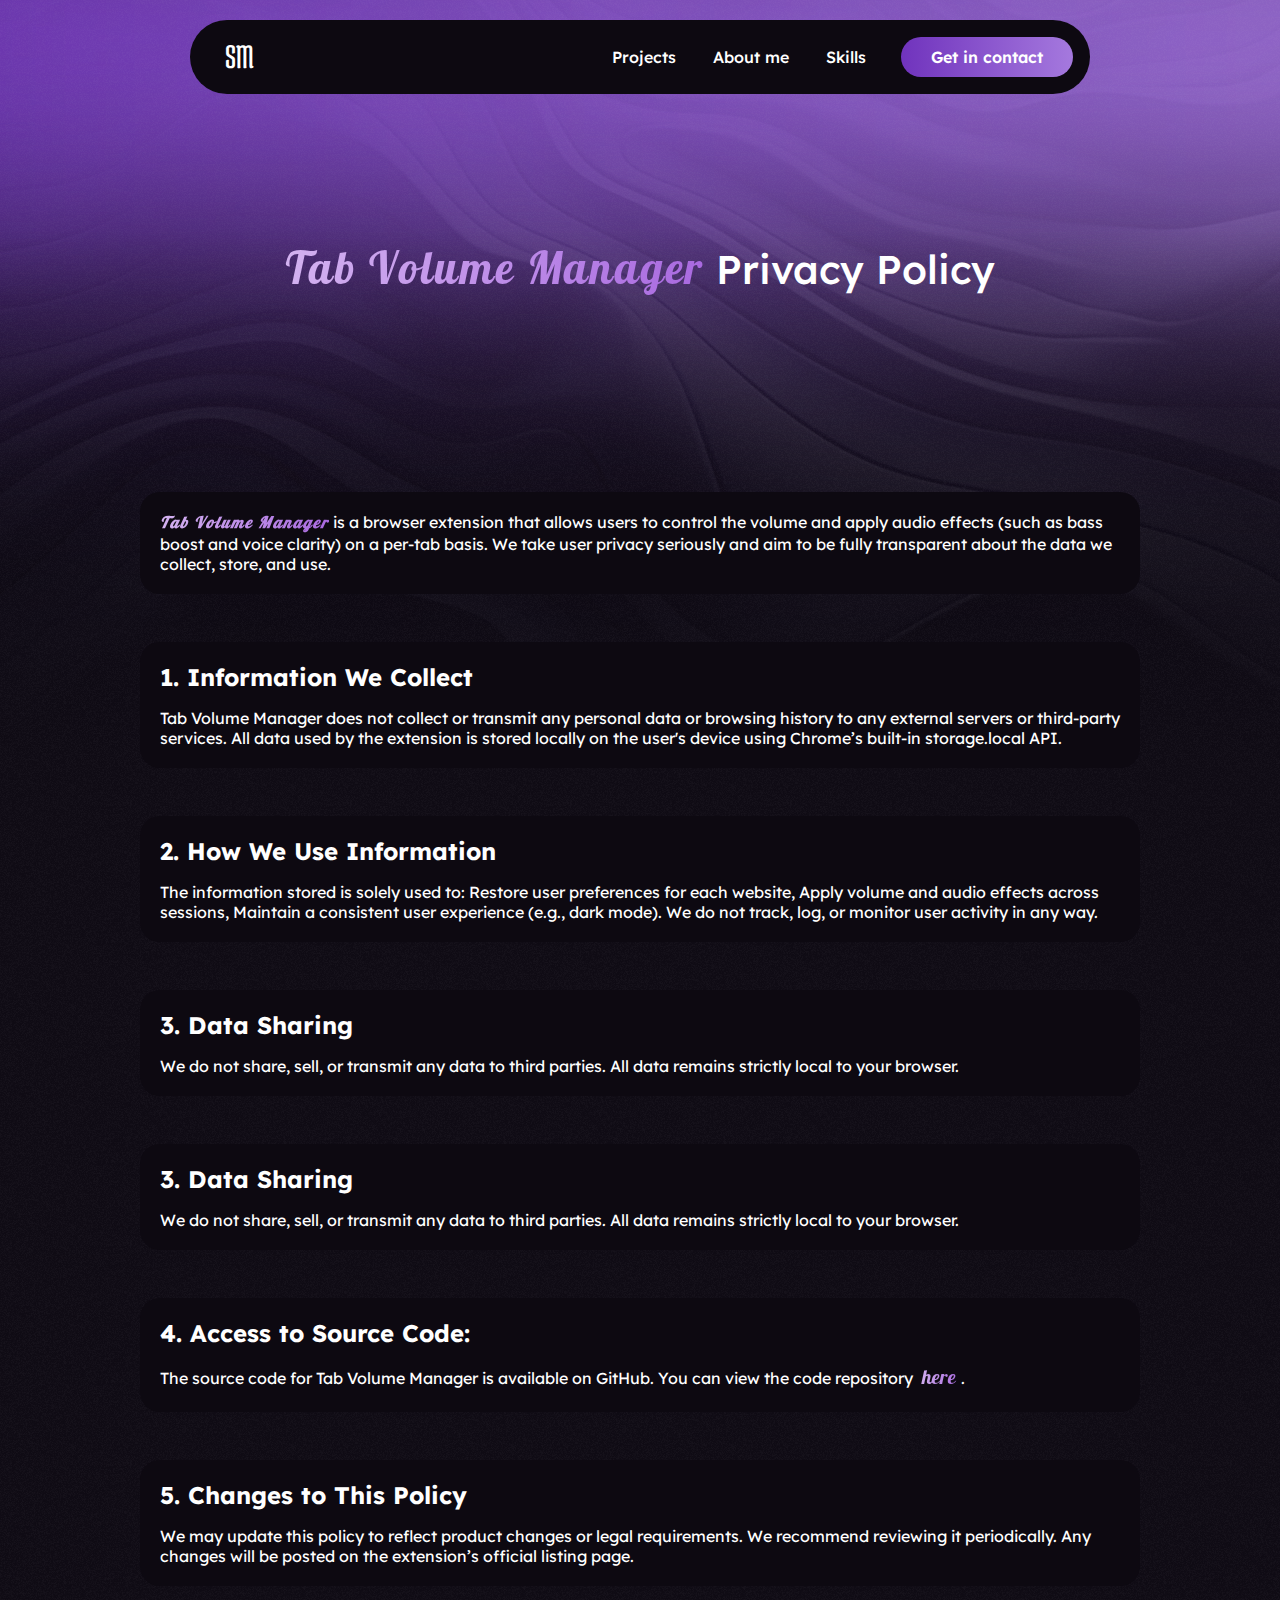
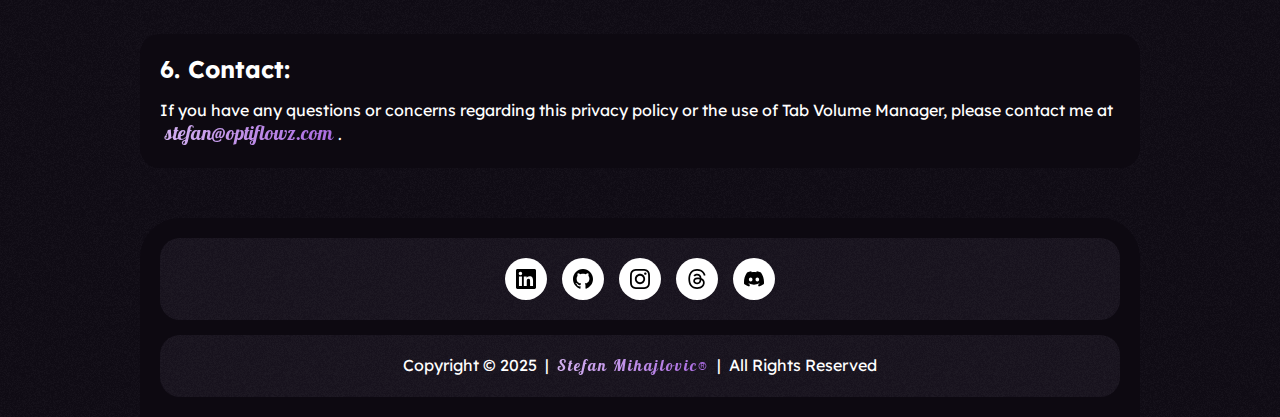
<file: privacypolicies/tabvolumemanager.html>
<!DOCTYPE html>
<html lang="en">
<head>
    <meta charset="UTF-8">
    <meta http-equiv="X-UA-Compatible" content="IE=edge">
    <meta name="viewport" content="width=device-width, initial-scale=1.0">
    <title>Tab Volume Manager Privacy Policy</title>
    <link rel="stylesheet" href="../style.css">
    <script src="../index.js" defer></script>
    <link rel="shortcut icon" href="../images/logo.png" type="image/x-icon">
</head>
<body onload="setTransition(); setSkillValues();">

    <header>
        <a href="../" class="logo">SM</a>
        <nav>
            <a href="../projects">Projects</a>
            <a href="../about">About me</a>
            <a href="../skills">Skills</a>
            <a href="../contact" class="button">Get in contact</a>
        </nav>
        <button id="mobileMenuButton">
            <span></span>
            <span></span>
            <span></span>
        </button>
    </header>
    <div class="mobileMenuWrapper closed">
        <nav class="closed mobileMenu">
            <span class="closeMenuButton" onclick="closeMobileMenu()">x</span>
            <a href="#">Projects</a>
            <a href="../about">About me</a>
            <a href="../skills">Skills</a>
            <a href="../contact">Get in contact</a>
        </nav>
        <span class="closeMenu" onclick="closeMobileMenu()"></span>
    </div>
    <span class="scrollShadow"></span>

    <main>
        <section class="content policyContent">
            <h1 class="hero"><a class="accentText" href="#">Tab Volume Manager</a> Privacy Policy</h1>

            <div>
                <p><i class="accentText">Tab Volume Manager</i> is a browser extension that allows users to control the volume and apply audio effects (such as bass boost and voice clarity) on a per-tab basis. We take user privacy seriously and aim to be fully transparent about the data we collect, store, and use.</p>
            </div>
        
            <div>
                <h2>1. Information We Collect</h2>
                <p>Tab Volume Manager does not collect or transmit any personal data or browsing history to any external servers or third-party services. All data used by the extension is stored locally on the user's device using Chrome’s built-in storage.local API.</p>
            </div>

            <div>
                <h2>2. How We Use Information</h2>
                <p>The information stored is solely used to: Restore user preferences for each website, Apply volume and audio effects across sessions, Maintain a consistent user experience (e.g., dark mode). We do not track, log, or monitor user activity in any way.</p>
            </div>

            <div>
                <h2>3. Data Sharing</h2>
                <p>We do not share, sell, or transmit any data to third parties. All data remains strictly local to your browser.</p>
            </div>

            <div>
                <h2>3. Data Sharing</h2>
                <p>We do not share, sell, or transmit any data to third parties. All data remains strictly local to your browser.</p>
            </div>

            <div>
                <h2>4. Access to Source Code:</h2>
                <p>The source code for Tab Volume Manager is available on GitHub. You can view the code repository <a href="https://github.com/Stefan-Mihajlovic/Tab-Volume-Manager">here</a>.</p>
            </div>

            <div>
                <h2>5. Changes to This Policy</h2>
                <p>We may update this policy to reflect product changes or legal requirements. We recommend reviewing it periodically. Any changes will be posted on the extension’s official listing page.</p>
            </div>

            <div>
                <h2>6. Contact:</h2>
                <p>If you have any questions or concerns regarding this privacy policy or the use of Tab Volume Manager, please contact me at <a href="mailto:stefan@optiflowz.com">stefan@optiflowz.com</a>.</p>
            </div>
        </section>

        <footer>
            <div class="socials">
                <a href="https://www.linkedin.com/in/stefanmihajlovic-in/"><svg width="24" height="24" viewBox="0 0 24 24" fill="none" xmlns="http://www.w3.org/2000/svg"><g clip-path="url(#clip0_11_590)"><path d="M22.2234 0H1.77187C0.792187 0 0 0.773438 0 1.72969V22.2656C0 23.2219 0.792187 24 1.77187 24H22.2234C23.2031 24 24 23.2219 24 22.2703V1.72969C24 0.773438 23.2031 0 22.2234 0ZM7.12031 20.4516H3.55781V8.99531H7.12031V20.4516ZM5.33906 7.43438C4.19531 7.43438 3.27188 6.51094 3.27188 5.37187C3.27188 4.23281 4.19531 3.30937 5.33906 3.30937C6.47813 3.30937 7.40156 4.23281 7.40156 5.37187C7.40156 6.50625 6.47813 7.43438 5.33906 7.43438ZM20.4516 20.4516H16.8937V14.8828C16.8937 13.5562 16.8703 11.8453 15.0422 11.8453C13.1906 11.8453 12.9094 13.2937 12.9094 14.7891V20.4516H9.35625V8.99531H12.7687V10.5609H12.8156C13.2891 9.66094 14.4516 8.70938 16.1813 8.70938C19.7859 8.70938 20.4516 11.0813 20.4516 14.1656V20.4516Z" fill="black"/></g><defs><clipPath id="clip0_11_590"><rect width="24" height="24" fill="white"/></clipPath></defs></svg></a>
                <a href="https://github.com/Stefan-Mihajlovic"><svg width="24" height="24" viewBox="0 0 24 24" fill="none" xmlns="http://www.w3.org/2000/svg"><g clip-path="url(#clip0_522_3)"><path fill-rule="evenodd" clip-rule="evenodd" d="M12.0099 0C5.36875 0 0 5.40833 0 12.0992C0 17.4475 3.43994 21.9748 8.21205 23.5771C8.80869 23.6976 9.02724 23.3168 9.02724 22.9965C9.02724 22.716 9.00757 21.7545 9.00757 20.7527C5.6667 21.474 4.97099 19.3104 4.97099 19.3104C4.43409 17.9082 3.63858 17.5478 3.63858 17.5478C2.54511 16.8066 3.71823 16.8066 3.71823 16.8066C4.93117 16.8868 5.56763 18.0486 5.56763 18.0486C6.64118 19.8913 8.37111 19.3707 9.06706 19.0501C9.16638 18.2688 9.48473 17.728 9.82275 17.4276C7.15817 17.1471 4.35469 16.1055 4.35469 11.458C4.35469 10.1359 4.8316 9.05428 5.58729 8.21304C5.46807 7.91263 5.0504 6.67043 5.70677 5.00787C5.70677 5.00787 6.72083 4.6873 9.00732 6.24981C9.98625 5.98497 10.9958 5.85024 12.0099 5.84911C13.024 5.84911 14.0577 5.98948 15.0123 6.24981C17.299 4.6873 18.3131 5.00787 18.3131 5.00787C18.9695 6.67043 18.5515 7.91263 18.4323 8.21304C19.2079 9.05428 19.6652 10.1359 19.6652 11.458C19.6652 16.1055 16.8617 17.1269 14.1772 17.4276C14.6148 17.8081 14.9924 18.5292 14.9924 19.6711C14.9924 21.2936 14.9727 22.5957 14.9727 22.9962C14.9727 23.3168 15.1915 23.6976 15.7879 23.5774C20.56 21.9745 23.9999 17.4475 23.9999 12.0992C24.0196 5.40833 18.6312 0 12.0099 0Z" fill="black"/></g><defs><clipPath id="clip0_522_3"><rect width="24" height="24" fill="white"/></clipPath></defs></svg></a>
                <a href="https://www.instagram.com/stefi_mihajlovic_/"><svg width="24" height="24" viewBox="0 0 24 24" fill="none" xmlns="http://www.w3.org/2000/svg"><path d="M18.3952 7.02212C17.6005 7.02368 16.9543 6.3802 16.9528 5.58548C16.9512 4.79076 17.5947 4.14457 18.3898 4.14302C19.1848 4.14146 19.831 4.78531 19.8326 5.58004C19.8338 6.37476 19.1903 7.02057 18.3952 7.02212Z" fill="black"/><path fill-rule="evenodd" clip-rule="evenodd" d="M12.0115 18.161C8.60909 18.1676 5.8451 15.4149 5.8385 12.0117C5.83188 8.60923 8.58536 5.84481 11.9878 5.8382C15.3909 5.83159 18.1553 8.5859 18.1619 11.9879C18.1685 15.3912 15.4143 18.1544 12.0115 18.161ZM11.992 8.00035C9.78365 8.00424 7.99594 9.79858 7.99983 12.0074C8.0041 14.2166 9.79882 16.0039 12.0072 15.9996C14.2164 15.9954 16.0041 14.2014 15.9998 11.9922C15.9955 9.78302 14.2008 7.99608 11.992 8.00035Z" fill="black"/><path fill-rule="evenodd" clip-rule="evenodd" d="M4.1192 0.646479C4.88126 0.347876 5.75333 0.143362 7.03015 0.0830982C8.31011 0.0216726 8.71872 0.00767102 11.9769 0.00145262C15.2358 -0.00476578 15.6444 0.00766862 16.9244 0.0644334C18.2016 0.119643 19.0741 0.321049 19.8377 0.616544C20.6277 0.920974 21.298 1.33078 21.966 1.99603C22.6339 2.66205 23.0453 3.33002 23.3536 4.1189C23.6518 4.88174 23.8563 5.75306 23.917 7.03068C23.9776 8.31023 23.9924 8.71847 23.9986 11.9771C24.0048 15.2353 23.9916 15.6443 23.9356 16.925C23.88 18.2014 23.679 19.0743 23.3835 19.8375C23.0783 20.6276 22.6693 21.2979 22.004 21.9659C21.3388 22.6342 20.6701 23.0452 19.8812 23.3539C19.1184 23.6517 18.2471 23.8562 16.9702 23.9173C15.6903 23.9779 15.2817 23.9923 12.0224 23.9985C8.76459 24.0048 8.35598 23.9923 7.07605 23.9359C5.79882 23.88 4.92597 23.6789 4.16275 23.3838C3.37271 23.0782 2.70242 22.6696 2.03446 22.004C1.36611 21.3383 0.954386 20.67 0.646458 19.8811C0.347858 19.1186 0.144107 18.2469 0.0830727 16.9705C0.0220359 15.6901 0.00765506 15.2811 0.00143906 12.0229C-0.00480094 8.76435 0.00803667 8.35611 0.0640167 7.07616C0.1204 5.79855 0.320637 4.92606 0.61613 4.16206C0.921328 3.37239 1.33035 2.70248 1.99637 2.03413C2.6616 1.36616 3.33033 0.954017 4.1192 0.646479ZM4.94154 21.3679C5.36494 21.5308 6.00023 21.7252 7.17014 21.7761C8.43607 21.8309 8.81514 21.843 12.0185 21.8368C15.223 21.8309 15.6021 21.8173 16.8676 21.7579C18.0363 21.7022 18.6716 21.5055 19.0939 21.3407C19.6541 21.1218 20.0531 20.8601 20.4722 20.4406C20.8913 20.0195 21.1506 19.6194 21.3676 19.0591C21.5309 18.6354 21.7249 17.9996 21.7758 16.8297C21.8314 15.5646 21.8431 15.1851 21.8368 11.9809C21.831 8.77757 21.8174 8.3981 21.7572 7.13254C21.7019 5.96339 21.5056 5.32808 21.3404 4.90623C21.1215 4.34519 20.8606 3.94705 20.4399 3.52753C20.0192 3.10801 19.6191 2.84945 19.0581 2.6325C18.6355 2.46881 17.9994 2.27518 16.8303 2.22426C15.5643 2.16865 15.1849 2.15737 11.9808 2.1636C8.77743 2.16982 8.39836 2.18264 7.13281 2.24253C5.9633 2.29812 5.32877 2.49447 4.90575 2.65972C4.34587 2.87861 3.94696 3.13872 3.52746 3.5598C3.10871 3.98087 2.84938 4.38018 2.63244 4.94161C2.46993 5.36464 2.27434 6.00072 2.2242 7.16987C2.16898 8.43581 2.15733 8.81529 2.16355 12.0187C2.16939 15.2228 2.18298 15.6023 2.24248 16.8671C2.29729 18.037 2.49518 18.6715 2.65966 19.0949C2.87855 19.6544 3.13944 20.0533 3.55973 20.4729C3.98081 20.8908 4.38088 21.1509 4.94154 21.3679Z" fill="black"/></svg></a>
                <a href="https://www.threads.com/@stefi_mihajlovic_"><svg width="24" height="24" viewBox="0 0 24 24" fill="none" xmlns="http://www.w3.org/2000/svg"><path d="M17.6921 11.1235C17.5887 11.074 17.4837 11.0263 17.3774 10.9806C17.1921 7.56728 15.327 5.61312 12.1952 5.59312C12.181 5.59304 12.1669 5.59304 12.1528 5.59304C10.2795 5.59304 8.72164 6.39261 7.76275 7.84759L9.48512 9.0291C10.2014 7.94229 11.3257 7.7106 12.1536 7.7106C12.1631 7.7106 12.1727 7.7106 12.1822 7.71069C13.2134 7.71726 13.9915 8.01708 14.4951 8.60175C14.8616 9.02741 15.1067 9.61563 15.2281 10.358C14.3139 10.2026 13.3251 10.1548 12.2681 10.2154C9.29059 10.3869 7.37639 12.1235 7.50495 14.5365C7.57019 15.7605 8.17996 16.8135 9.22188 17.5014C10.1028 18.0829 11.2374 18.3673 12.4165 18.3029C13.9738 18.2175 15.1954 17.6234 16.0476 16.537C16.6949 15.712 17.1042 14.6429 17.285 13.2957C18.0271 13.7436 18.5771 14.333 18.8809 15.0415C19.3974 16.2459 19.4275 18.225 17.8126 19.8385C16.3978 21.252 14.697 21.8635 12.1267 21.8824C9.27552 21.8612 7.11922 20.9469 5.71726 19.1646C4.40444 17.4958 3.72596 15.0852 3.70065 12C3.72596 8.91473 4.40444 6.5042 5.71726 4.83534C7.11922 3.05311 9.27549 2.13875 12.1266 2.11756C14.9985 2.13891 17.1924 3.05767 18.648 4.8485C19.3618 5.7267 19.8999 6.8311 20.2546 8.11879L22.273 7.58028C21.843 5.99528 21.1664 4.62946 20.2456 3.49675C18.3795 1.20084 15.6503 0.0243935 12.1337 0H12.1196C8.6102 0.0243088 5.91151 1.20522 4.09854 3.50991C2.48524 5.5608 1.65305 8.41446 1.62509 11.9916L1.625 12L1.62509 12.0084C1.65305 15.5855 2.48524 18.4393 4.09854 20.4901C5.91151 22.7948 8.6102 23.9757 12.1196 24H12.1337C15.2538 23.9784 17.453 23.1615 19.2647 21.3514C21.6351 18.9832 21.5637 16.0149 20.7825 14.1926C20.222 12.8859 19.1534 11.8245 17.6921 11.1235ZM12.3051 16.1884C11.0001 16.2619 9.6443 15.6761 9.57745 14.4215C9.5279 13.4913 10.2395 12.4532 12.3851 12.3296C12.6309 12.3154 12.872 12.3085 13.1089 12.3085C13.8883 12.3085 14.6174 12.3842 15.2802 12.5291C15.033 15.6169 13.5828 16.1182 12.3051 16.1884Z" fill="black"/></svg></a>
                <a href="https://discord.com/users/H3art4ttack#6784"><svg width="24" height="24" viewBox="0 0 24 24" fill="none" xmlns="http://www.w3.org/2000/svg"><path d="M20.317 4.15557C18.7873 3.45369 17.147 2.93658 15.4319 2.6404C15.4007 2.63469 15.3695 2.64897 15.3534 2.67754C15.1424 3.05276 14.9087 3.54226 14.7451 3.927C12.9004 3.65083 11.0652 3.65083 9.25832 3.927C9.09465 3.5337 8.85248 3.05276 8.64057 2.67754C8.62448 2.64992 8.59328 2.63564 8.56205 2.6404C6.84791 2.93563 5.20756 3.45275 3.67693 4.15557C3.66368 4.16129 3.65233 4.17082 3.64479 4.18319C0.533392 8.83155 -0.31895 13.3657 0.0991801 17.8436C0.101072 17.8655 0.11337 17.8864 0.130398 17.8997C2.18321 19.4073 4.17171 20.3225 6.12328 20.9291C6.15451 20.9386 6.18761 20.9272 6.20748 20.9015C6.66913 20.2711 7.08064 19.6063 7.43348 18.9073C7.4543 18.8664 7.43442 18.8178 7.39186 18.8016C6.73913 18.554 6.1176 18.2521 5.51973 17.9093C5.47244 17.8816 5.46865 17.814 5.51216 17.7816C5.63797 17.6873 5.76382 17.5893 5.88396 17.4902C5.90569 17.4721 5.93598 17.4683 5.96153 17.4797C9.88928 19.273 14.1415 19.273 18.023 17.4797C18.0485 17.4674 18.0788 17.4712 18.1015 17.4893C18.2216 17.5883 18.3475 17.6873 18.4742 17.7816C18.5177 17.814 18.5149 17.8816 18.4676 17.9093C17.8697 18.2588 17.2482 18.554 16.5945 18.8006C16.552 18.8168 16.533 18.8664 16.5538 18.9073C16.9143 19.6054 17.3258 20.2701 17.7789 20.9005C17.7978 20.9272 17.8319 20.9386 17.8631 20.9291C19.8241 20.3225 21.8126 19.4073 23.8654 17.8997C23.8834 17.8864 23.8948 17.8664 23.8967 17.8445C24.3971 12.6676 23.0585 8.17064 20.3482 4.18414C20.3416 4.17082 20.3303 4.16129 20.317 4.15557ZM8.02002 15.117C6.8375 15.117 5.86313 14.0313 5.86313 12.6981C5.86313 11.3648 6.8186 10.2791 8.02002 10.2791C9.23087 10.2791 10.1958 11.3743 10.1769 12.6981C10.1769 14.0313 9.22141 15.117 8.02002 15.117ZM15.9947 15.117C14.8123 15.117 13.8379 14.0313 13.8379 12.6981C13.8379 11.3648 14.7933 10.2791 15.9947 10.2791C17.2056 10.2791 18.1705 11.3743 18.1516 12.6981C18.1516 14.0313 17.2056 15.117 15.9947 15.117Z" fill="black"/></svg></a>
            </div>
            <p class="copyright">Copyright © <span id="currentYearSpan">2025</span> &nbsp;|&nbsp; <span class="accentText">Stefan Mihajlovic®</span> &nbsp;|&nbsp; All Rights Reserved</p>
        </footer>
    </main>

    <a href="#" class="scrollToTop">
        <svg width="24" height="24" viewBox="0 0 24 24" fill="none" xmlns="http://www.w3.org/2000/svg">
            <path d="M12 19V5M18 11L12 5L6 11" stroke="black" stroke-width="2" stroke-linecap="round" stroke-linejoin="round"/>
        </svg>
    </a>

    <div class="cursor">
        <div class="cursor-dot"></div>
    </div>

    <div class="background">
        <img class="bg" src="../images/bg.webp" alt="">
        <span class="gradient"></span>
        <span class="darken"></span>
        <span class="base"></span>
        <span class="noise"></span>
    </div>
</body>
</html>
</file>
<file: style.css>
@import url('https://fonts.googleapis.com/css2?family=Lexend:wght@100..900&family=Medula+One&family=Pattaya&display=swap');
@import url('https://fonts.googleapis.com/css2?family=Pacifico&display=swap');

:root {
    --primary: #0d0911;
    --secondary: #17121D;
    --accent1: #7033BD;
    --accent2: #A579DE;

    --bodyBg: #0F0B14;

    --text1: #FFFFFF;
    --accentTextGradient: linear-gradient(90deg, #d3b2f0, #a969e0);

    --white10: rgba(255, 255, 255, 0.1);
    --white20: rgba(255, 255, 255, 0.2);
    --white50: rgba(255, 255, 255, 0.5);
    --white75: rgba(255, 255, 255, 0.75);

    --black10: rgba(0, 0, 0, 0.1);
    --black20: rgba(0, 0, 0, 0.2);
    --black50: rgba(0, 0, 0, 0.5);
    --black75: rgba(0, 0, 0, 0.75);
}

* {
    margin: 0;
    padding: 0;
    box-sizing: border-box;
    font-family: 'Lexend', sans-serif;
    scroll-behavior: smooth;
}

::selection{
    background: var(--accent2);
    color: white;
}

body{
    display: flex;
    justify-content: center;
    align-items: center;
    flex-direction: column;
    font-family: 'Lexend', sans-serif;
    background-color: var(--bodyBg);
    background-image: url('images/noise-light.webp');
    color: var(--text1);
    height: 100%;
    width: 100vw;
    overflow-x: hidden;
}

.background{
    position: absolute;
    width: 100%;
    height: 85vh;
    top: 0;
    left: 0;
    overflow: hidden;
    z-index: -2;
}

.noise{
    position: absolute;
    width: 100%;
    height: 100%;
    margin: 0;
    top: 0;
    left: 0;
    background-image: url('images/noise-light.webp');
    opacity: 1;
    z-index: 5;
}

.bg{
    width: 100%;
    height: 100%;
    top: 0;
    left: 0;
    opacity: 0.15;
    object-fit: cover;
    z-index: 1;
}

.gradient{
    position: absolute;
    background: linear-gradient(90deg, var(--accent1), var(--accent2));
    height: 60%;
    top: -25%;
    left: -25%;
    width: 150%;
    filter: blur(150px);
    z-index: 2;
}

.darken{
    position: absolute;
    background: linear-gradient(180deg, transparent, var(--bodyBg));
    height: 70%;
    bottom: 0;
    left: 0;
    width: 100%;
    z-index: 3;
}

.base{
    position: absolute;
    background-color: var(--primary);
    height: 100%;
    width: 100%;
    top: 0;
    left: 0;
    z-index: -1;
}

/* CUSTOM CLASSES */

.fade-in {
  opacity: 0;
  transform: translateY(20px);
  transition: opacity 700ms ease, transform 700ms ease;
  will-change: opacity, transform;
}

.fade-in.is-visible {
  opacity: 1;
  transform: translateY(0);
}

.button{
    position: relative;
    background-image: linear-gradient(90deg, var(--accent1), var(--accent2));
    color: var(--text1);
    padding: 10px 30px;
    border: none;
    border-radius: 50px;
    text-decoration: none;
    font-weight: 600;
    cursor: pointer;
    overflow: hidden;
}

.button::before{
    content: '';
    position: absolute;
    width: 100%;
    height: 100%;
    top: 0;
    left: 0;
    border-radius: 50px;
    background-color: transparent;
    z-index: 1;
    transition: all 0.2s ease;
}

.button:hover::before{
    background-color: var(--white20);
}

.accentText{
    font-family: 'Pattaya', cursive;
    letter-spacing: 2px;
    background: var(--accentTextGradient);
    -webkit-background-clip: text;
    background-clip: text;
    -webkit-text-fill-color: transparent;
    font-weight: 500;
}

/* HEADER */

header{
    position: fixed;
    display: flex;
    align-items: center;
    justify-content: space-between;
    background-color: var(--primary);
    padding: 17px;
    padding-left: 35px;
    top: 20px;
    width: calc(100% - 40px);
    max-width: 900px;
    border-radius: 100px;
    z-index: 100;
}

.scrollShadow{
    position: fixed;
    background: linear-gradient(180deg, var(--primary), transparent);
    box-shadow: 0px -100px 0px 100px var(--primary);
    top: 0;
    left: 0;
    width: 100%;
    height: 120px;
    pointer-events: none;
    opacity: 0;
    transition: opacity 0.5s ease;
    z-index: 99;
}

.scrollShadow.active{
    opacity: 1;
}

.logo{
    font-family: 'Medula One', cursive;
    font-size: 2.2rem;
    color: var(--text1);
    text-decoration: none;
    padding: 0px 15px;
    padding-bottom: 3px;
    border-radius: 50px;
    margin-left: -15px;
    transition: all 0.2s ease;
}

.logo:hover{
    background-color: var(--white10);
}

header nav{
    display: flex;
    align-items: center;
    gap: 3px;
}

header nav a{
    position: relative;
    color: var(--text1);
    text-decoration: none;
    font-weight: 500;
    padding: 10px 17px;
    border-radius: 50px;
    transition: all 0.15s ease;
}

header nav a:hover{
    background-color: var(--white10);
}

header nav a:nth-last-child(2){
    margin-right: 15px;
}

header nav a.active::before{
    content: '';
    position: absolute;
    width: 100%;
    height: 4px;
    bottom: -20px;
    left: 0;
    border-radius: 50px;
    background-color: white;
    pointer-events: none;
}

header button{
    background-color: transparent;
    border: none;
    border-radius: 50px;
    display: none;
    flex-direction: column;
    align-items: flex-end;
    justify-content: center;
    gap:6px;
    margin: -5px;
    margin-right: 5px;
    padding: 10px 15px;
    transition: all 0.15s ease;
    cursor: pointer;
}

header button:hover{
    background-color: var(--white10);
}

header button span{
    background-color: white;
    width: 30px;
    height: 3px;
    transition: all 0.15s ease;
    border-radius: 2px;
}

.mobileMenuWrapper{
    display: none;
    position: fixed;
    top: 0;
    left: 0;
    width: 100vw;
    height: 100vh;
    pointer-events: all;
    background-color: var(--black50);
    transition: all 0.2s ease;
    z-index: 101;
}
.mobileMenuWrapper.closed{
    pointer-events: none;
    opacity: 0;
}

.closeMenu{
    position: absolute;
    top: 0;
    left: 0;
    width: 100%;
    height: 100%;
    z-index: 1;
}

.mobileMenu{
    display: flex;
    position: absolute;
    flex-direction: column;
    align-items: flex-end;
    gap: 10px;
    top: 0;
    right: 0;
    width: min(80%, 300px);
    height: 100%;
    overflow: hidden;
    transform: translateX(0%);
    padding: 15px;
    transform-origin: top;
    border-left: 1px solid var(--white10);
    transition: all 0.2s ease;
    will-change: transform;
    background-color: var(--primary);
    z-index: 2;
}

.closed .mobileMenu{
    opacity: 0;
    transform: translateX(110%);
}

.mobileMenu .closeMenuButton{
    color: white;
    background-color: rgb(194, 60, 60);
    border: 1px solid var(--white20);
    width: 35px;
    height: 35px;
    padding-bottom: 5px;
    border-radius: 50%;
    font-size: 1.25rem;
    font-weight: 200;
    display: flex;
    align-items: center;
    justify-content: center;
    cursor: pointer;
    transition: all 0.15s ease, opacity 0.05s ease;
}

.mobileMenu .closeMenuButton:hover{
    background-color: rgb(228, 79, 79);
}

.mobileMenu a{
    width: 100%;
    background-color: var(--secondary);
    background-image: url('images/noise-light.webp');
    padding: 20px 20px;
    color: white;
    text-decoration: none;
    text-align: right;
    border-radius: 16px;
    border: 1px solid var(--white10);
    transition: all 0.15s ease, opacity 0.05s ease;
    font-size: 1.25rem;
    font-weight: 500;
}

.closed .mobileMenu a{
    opacity: 0;
}

.mobileMenu a:hover{
    background-color: var(--white10);
}

/* MAIN */

main{
    min-height: 100vh;
    width: 100vw;
    display: flex;
    flex-direction: column;
    justify-content: space-between;
    padding-top: 95px;
    overflow-x: hidden;
}

/* MAIN CONTENT */

main .content{
    width: calc(100% - 40px);
    max-width: 1000px;
    margin: 0 auto;
    display: flex;
    flex-direction: column;
    align-items: center;
}

.hero{
    font-size: 2.5rem;
    font-weight: 500;
    max-width: 750px;
    margin-block: 150px;
    text-align: center;
    line-height: 3rem;
}

.hero .accentText{
    font-size: 2.8rem;
}

.hero a.accentText{
    text-decoration: none;
    border-radius: 999px;
}

i.accentText{
    font-weight: 600;
}

.hero a.accentText:hover{
    text-decoration: underline;
}

.projects{
    display: flex;
    flex-direction: column;
    align-items: center;
    gap: 100px;
    margin-bottom: 100px;
}

.projects h2{
    font-size: 2.25rem;
    margin-bottom: -50px;
}

.projectCard{
    position: relative;
    width: 100%;
    display: flex;
    flex-direction: column;
}

.projectCard img{
    width: 100%;
    aspect-ratio: 16 / 9;
    border-radius: 40px;
    border: 15px solid var(--primary);
    margin-bottom: 15px;
    object-fit: cover;
}

.projectCard .aboutProject{
    display: flex;
    justify-content: space-between;
    align-items: flex-start;
}

.projectCard .info{
    display: flex;
    flex-direction: column;
    gap: 10px;
}

.projectCard .info h3{
    font-size: 2.5rem;
    font-weight: 500;
    width: fit-content;
    font-family: 'Pattaya', cursive;
    background: var(--accentTextGradient);
    -webkit-background-clip: text;
    background-clip: text;
    -webkit-text-fill-color: transparent;
}

.projectCard .info p{
    font-size: 1.1rem;
    line-height: 1.6rem;
    font-weight: 300;
    color: var(--white75);
}

.projectCard .actions{
    display: flex;
    flex-shrink: 0;
    gap: 15px;
}

/* PROJECT COLORS */

.crimsonMusic{
    --accent1: #7033BD;
    --accent2: #A579DE;
    --accentTextGradient: linear-gradient(90deg, #e2c2ff, #a164d6);
}

.roomRule{
    --accent1: #FE3F01;
    --accent2: #FD6F08;
    --accentTextGradient: linear-gradient(90deg, #D5AC93, #ff5a23);
}

.uehsWebsite{
    --accent1: #21c4b1;
    --accent2: #0f7e74;
    --accentTextGradient: linear-gradient(90deg, #4ed4c5, #0f7970);
}

/* DOODLES */

.loop-doodle{
    position: absolute;
    width: 150px;
    height: 150px;
    opacity: 0.6;
    pointer-events: none;
}

.crimsonMusic .loop-doodle{
    width: 180px;
    height: 180px;
    top: -70px;
    right: -60px;
    transform: rotate(-18deg);
}

.roomRule .loop-doodle{
    top: -70px;
    left: -70px;
    transform: rotate(-18deg);
}

.uehsWebsite .loop-doodle{
    top: -70px;
    right: -90px;
    width: 210px;
    height: 210px;
    transform: rotate(18deg);
}

.loop-doodle path{
    fill: none;
    stroke: rgba(255,255,255,1);
    stroke-width: 3;
    stroke-linecap: round;
    stroke-linejoin: round;
    stroke-dasharray: 420;
    stroke-dashoffset: 420;
    animation: loopDraw 2.6s ease-in-out infinite;
}

@keyframes loopDraw{
    0%   { stroke-dashoffset: 420; opacity: 0.15; }
    40%  { stroke-dashoffset: 0;   opacity: 0.45; }
    60%  { stroke-dashoffset: 0;   opacity: 0.45; }
    100% { stroke-dashoffset: -420; opacity: 0.15; }
}

/* MORE PROJECTS SECTION */

.moreProjects{
    position: relative;
    font-size: 1.25rem;
    font-weight: 400;
    width: 100%;
    background-color: var(--primary);
    padding: 20px 20px 20px 30px;
    border-radius: 999px;
    display: flex;
    justify-content: space-between;
    align-items: center;
    gap: 20px;
}

.moreProjects a{
    font-size: 1rem;
    padding: 15px 40px;
}

.arrow-doodle{
    top: -100px;
    right: -50px;
    position: absolute;
    width: 140px;
    height: auto;
    pointer-events: none;
    mix-blend-mode: soft-light;
}

.arrow-path{
    fill: none;
    stroke: rgba(255,255,255,1);
    stroke-width: 3;
    stroke-linecap: round;
    stroke-linejoin: round;
    stroke-dasharray: 420;
    stroke-dashoffset: 420;
    animation: arrowDraw 3s ease-in-out infinite;
}

@keyframes arrowDraw{
    0%   { stroke-dashoffset: 520; opacity: 0.2; }
    40%  { stroke-dashoffset: 0;   opacity: 0.6; }
    60%  { stroke-dashoffset: 0;   opacity: 0.6; }
    100% { stroke-dashoffset: -520; opacity: 0.2; }
}

/* FOOTER */

footer{
    width: calc(100% - 40px);
    max-width: 1000px;
    margin: 0 auto;
    background-color: var(--primary);
    padding: 20px;
    border-radius: 40px 40px 0 0;
    display: flex;
    flex-direction: column;
    align-items: center;
    gap: 15px;
}

footer div, footer p{
    background-color: var(--secondary);
    padding: 20px;
    border-radius: 20px;
    width: 100%;
    text-align: center;
    background-image: url('images/noise-light.webp');
}

footer div{
    display: flex;
    justify-content: center;
    align-items: center;
    gap: 15px;
}

footer div a{
    background-color: white;
    width: 42px;
    height: 42px;
    display: flex;
    justify-content: center;
    align-items: center;
    border-radius: 50%;
    will-change: transform;
    transition: all 0.2s ease;
}

footer div a:hover{
    transform: translateY(-2px);
    background-color: var(--accent1);
}

footer div a:hover svg path{
    fill: white;
}

footer div a svg{
    width: 20px;
    height: 20px;
}

/* CURSOR DOT */

.cursor {
    position: fixed;
    pointer-events: none;
    z-index: 9999;
}

.cursor-dot {
    width: 40px;
    height: 40px;
    background: var(--white20);
    border: 2px solid white;
    border-radius: 50%;
    position: absolute;
    top: 50%;
    left: 50%;
    transform: translate(-50%, -50%);
    transition: width 0.4s cubic-bezier(0.175, 0.885, 0.32, 1.275),
                height 0.4s cubic-bezier(0.175, 0.885, 0.32, 1.275),
                border-radius 0.4s cubic-bezier(0.175, 0.885, 0.32, 1.275);
    will-change: transform, width, height, border-radius;
    box-shadow: 0 0 15px rgba(255,255,255,0.3);
}

/* SCROLL TO TOP */

.scrollToTop{
    position: fixed;
    bottom: 20px;
    right: 20px;
    padding: 15px;
    padding-bottom: 11px;
    border-radius: 50%;
    background-image: linear-gradient(90deg, var(--accent1), var(--accent2));
    transform: translateX(100px) scaleY(0.3);
    box-shadow: 0px 0px 5px var(--accent1);
    opacity: 0;
    transition: transform .5s ease, opacity .5s ease;
    will-change: transform;
    z-index: 10;
}

.scrollToTop.active{
    opacity: 1;
    box-shadow: 0px 0px 25px var(--accent1);
    transform: translateX(0) scaleY(1);
}

.scrollToTop svg{
    animation: none;
}

.scrollToTop:hover svg{
    animation: arrowWiggle .5s ease;
}

@keyframes arrowWiggle {
    0%{ transform: rotate(0deg) scale(1); }
    25%{ transform: rotate(15deg) scale(1.2); }
    50%{ transform: rotate(0deg) scale(1); }
    75%{ transform: rotate(-7deg) scale(1.05); }
    100%{ transform: rotate(0deg) scale(1); }
}

.scrollToTop svg path{
    stroke: white;
    stroke-width: 3;
}

/* PRIVACY POLICIES */

.policyContent{
    display: flex;
    flex-direction: column;
    gap: 3rem;
    margin-bottom: 50px !important;
}

.policyContent div{
    background-color: var(--primary);
    padding: 20px;
    border-radius: 20px;
    display: flex;
    flex-direction: column;
    gap: 1rem;
    width: 100%;
}

.policyContent div a{
    font-size: 1.25rem;
    padding-inline: 5px;
    font-weight: 500;
    width: fit-content;
    font-family: 'Pattaya', cursive;
    background: var(--accentTextGradient);
    -webkit-background-clip: text;
    background-clip: text;
    -webkit-text-fill-color: transparent;
    border-radius: 999px;
}

/* HIDE CURSOR ON MOBILE */
@media (hover: none) and (pointer: coarse) {
    .cursor, .particle {
        display: none !important;
    }
    * {
        cursor: auto !important;
    }
}

/* RESPONSIVE FIX */

@media screen and (max-width: 800px) {
    header nav{
        display: none;
    }
    header button{
        display: flex;
    }
    .scrollShadow{
        display: none;
    }
    .mobileMenuWrapper{
        display: block;
    }
    .hero{
        font-size: 1.75rem;
        line-height: 2.25rem;
        margin-block: 100px;
    }
    .projectCard .aboutProject{
        flex-direction: column;
        gap: 20px;
    }
    .moreProjects{
        font-size: 0.9rem;
    }
    .moreProjects a{
        font-size: 0.9rem;
        padding: 12px 30px;
    }
}

@media screen and (max-width: 600px) {
    .projectCard img{
        border-radius: 25px;
        border: 10px solid var(--primary);
    }
}

@media screen and (max-width: 500px) {
    .button{
        font-size: 0.9rem;
    }
    header{
        top: 15px;
        width: calc(100% - 30px);
    }
    .hero{
        font-size: 1.5rem;
        padding-inline: 20px;
        line-height: 2rem;
        margin-block: 70px;
    }
    .hero .accentText{
        font-size: 1.9rem;
    }
    .projects{
        gap: 70px;
    }
    .projects h2{
        font-size: 1.75rem;
    }
    .projectCard img{
        border: 5px solid var(--primary);
        border-radius: 20px;
    }
    .projectCard .info h3{
        font-size: 2rem;
    }
    .projectCard .info p{
        font-size: 1rem;
    }
    .moreProjects{
        padding: 20px;
        border-radius: 40px;
        margin-block: -30px;
        flex-direction: column;
        align-items: center;
    }
    .arrow-doodle{
        top: 20px;
        right: 5%;
        transform: rotate(70deg);
    }
    footer p{
        font-size: 0.9rem;
    }
}

@media screen and (max-width: 390px) {
    footer div a{
        width: 36px;
        height: 36px;
    }
    footer div a svg{
        width: 18px;
        height: 18px;
    }
}
</file>
<file: about/style.css>
.content{
    margin-bottom: 50px;
}

.shortBio{
    display: flex;
    flex-direction: column;
    align-items: center;
    gap: 20px;
    text-align: center;
    margin-top: 50px;
}

.shortBio img{
    max-width: 350px;
    width: 100%;
    border-radius: 32px;
    border: 10px solid var(--primary);
    will-change: transform, box-shadow;
    animation: imgFloat 4s ease-in-out infinite;
}

@keyframes imgFloat {
    0% { transform: translateY(0); box-shadow: 0px 10px 20px transparent; }
    50% { transform: translateY(-7px); box-shadow: 0px 10px 20px var(--white10); }
    100% { transform: translateY(0); box-shadow: 0px 10px 20px transparent; }
}

.shortBio .shortInfo{
    display: flex;
    flex-direction: column;
    align-items: center;
    gap: 15px;
}

.shortBio .shortInfo h2{
    font-size: 2rem;
}

.detailedBio{
    margin-top: 50px;
    max-width: 800px;
}

.detailedBio p{
    background-color: var(--primary);
    color: var(--white75);
    padding: 15px 20px;
    font-weight: 300;
    font-size: 1.2rem;
    line-height: 1.6;
    border-radius: 20px;
    margin-bottom: 20px;
    text-align: center;
}

.content .moreProjects{
    margin-top: 50px;
}

.currentProject{
    display: flex;
    flex-direction: column;
    align-items: center;
    gap: 10px;
    margin-top: 50px;
}

.currentProject > div{
    position: relative;
}

.currentProject > div .loop-doodle{
    width: 180px;
    height: 180px;
    top: -70px;
    right: -60px;
    transform: rotate(-18deg);
}

.currentProject img{
    width: 100%;
    border-radius: 40px;
    border: 15px solid var(--primary);
}

.currentProject p{
    width: 100%;
    background-color: var(--primary);
    color: var(--white75);
    padding: 15px 20px;
    font-weight: 300;
    font-size: 1.2rem;
    line-height: 1.6;
    border-radius: 20px;
    text-align: center;
}

@media screen and (max-width: 800px) {
    .currentProject p, .detailedBio p{
        font-size: 1rem;
    }
}
</file>
<file: contact/style.css>
.content{
    margin-bottom: 40px;
    display: flex;
    flex-direction: column;
    gap: 40px;
}

.hero{
    font-size: 2.5rem;
    margin-top: 110px;
    margin-bottom: 10px;
}

.megaHero p{
    text-align: center;
    font-size: 1.3rem;
    font-weight: 300;
    margin-bottom: 30px;
}

form{
    width: 100%;
    background-color: var(--primary);
    padding: 30px;
    border-radius: 40px;
    display: flex;
    flex-direction: column;
    align-items: center;
    gap: 20px;
    margin-top: 30px;
    margin-bottom: 50px;
}

form label{
    align-self: flex-start;
    font-size: 1.5rem;
    font-family: 'Pattaya', cursive;
    margin-bottom: -10px;
    font-weight: 100;
    margin-left: 20px;
}

form input, form textarea{
    width: 100%;
    resize: vertical;
    max-height: 300px;
    background-color: var(--secondary);
    border: 1px solid var(--white10);
    color: white;
    font-size: 1rem;
    border-radius: 30px;
    padding: 15px 20px;
    outline: 2px solid transparent;
}

form textarea{
    min-height: 150px;
    height: 200px;
}

form input:focus, form textarea:focus{
    outline: 2px solid var(--accent1);
}

form button{
    margin-top: 5px;
    font-size: 1.25rem;
    padding: 15px 40px !important;
}

@media screen and (max-width: 500px) {
    .megaHero h1{
        font-size: 1.75rem;
        margin-top: 50px;
    }
    .megaHero p{
        font-size: 1rem;
        margin-bottom: 0px;
    }
    form{
        border-radius: 24px;
        padding: 20px;
        padding-top: 30px;
    }
    form label{
        font-size: 1.25rem;
        margin-left: 15px;
        margin-bottom: -20px;
        margin-top: 5px;
    }
}
</file>
<file: projects/style.css>
.content{
    display: flex;
    flex-direction: column;
    align-items: center;
    gap: 40px;
    margin-bottom: 100px;
}

.currentProject{
    display: flex;
    flex-direction: column;
    align-items: center;
    gap: 10px;
    margin-top: 50px;
}

.currentProject > div{
    position: relative;
}

.currentProject > div .loop-doodle{
    width: 180px;
    height: 180px;
    top: -70px;
    right: -60px;
    transform: rotate(-18deg);
}

.currentProject img{
    width: 100%;
    aspect-ratio: 16 / 9;
    object-fit: cover;
    border-radius: 40px;
    border: 15px solid var(--primary);
}

.currentProject > span{
    width: 100%;
    background-color: var(--primary);
    color: var(--white75);
    padding: 15px 20px;
    font-weight: 300;
    font-size: 1.2rem;
    line-height: 1.6;
    border-radius: 20px;
    text-align: left;
}

.currentProject > span h3{
    font-size: 2.25rem;
    margin-top: -5px;
    font-family: 'Pattaya', cursive;
    font-weight: 500;
    color: white;
    width: fit-content;
    background: linear-gradient(90deg, #2855ad, #6386cc);
    -webkit-background-clip: text;
    background-clip: text;
    -webkit-text-fill-color: transparent;
}

.currentProject .tags{
    display: flex;
    gap: 10px;
    flex-wrap: wrap;
    margin-bottom: 10px;
}

.currentProject .tags p{
    background-color: var(--white10);
    background-image: url('../images/noise-light.webp');
    color: var(--white75);
    padding: 5px 10px;
    border-radius: 10px;
    font-size: 0.9rem;
    font-weight: 300;
}

.currentProject > span .actions{
    margin-top: 15px;
    margin-bottom: 10px;
    flex-wrap: wrap;
    display: flex;
    gap: 10px;
}

.currentProject > span .actions a{
    font-size: 1rem;
}

/* PROJECT SPECIFICS PLACEMENT */

.crimsonMusic .loop-doodle{
    top: -60px;
    right: auto;
    left: -50px;
    transform: rotate(-10deg);
}

.crimsonMusic > span h3{
    background: linear-gradient(90deg, #e2c2ff, #a164d6);
    -webkit-background-clip: text;
    background-clip: text;
    -webkit-text-fill-color: transparent;
}

.roomRule .loop-doodle{
    top: -80px;
    left: auto;
    right: -70px;
    transform: rotate(-25deg);
}

.roomRule > span h3{
    background: linear-gradient(90deg, #d69064, #d84e20);
    -webkit-background-clip: text;
    background-clip: text;
    -webkit-text-fill-color: transparent;
}

.uehsWebsite .loop-doodle{
    top: -70px;
    left: -60px;
    right: auto;
    transform: rotate(-5deg);
}

.uehsWebsite > span h3{
    background: linear-gradient(90deg, #4ed4c5, #0f7970);
    -webkit-background-clip: text;
    background-clip: text;
    -webkit-text-fill-color: transparent;
}

.browserExtensions{
    --accent1: #FF006A;
    --accent2: #4751E7;
}

.browserExtensions > span h3{
    background: linear-gradient(-90deg, #4751E7, #FF006A);
    -webkit-background-clip: text;
    background-clip: text;
    -webkit-text-fill-color: transparent;
}

.content .moreProjects{
    margin-block: 50px;
}

/* MEDIA STUFF */

@media screen and (max-width: 800px) {
    .currentProject > span{
        font-size: 1rem;
    }
}

@media screen and (max-width: 600px) {
    .currentProject img{
        border-radius: 25px;
        border: 10px solid var(--primary);
    }
}

@media screen and (max-width: 500px) {
    main .content{
        gap: 20px;
    }
    .currentProject img{
        border: 5px solid var(--primary);
        border-radius: 20px;
    }
    .currentProject > span{
        font-size: 0.9rem;
    }
    .currentProject > span h3{
        font-size: 1.75rem;
    }
    .currentProject .tags p{
        font-size: 0.8rem;
    }
    .currentProject > span .actions{
        margin-top: 20px;
    }
    .currentProject > span .actions a{
        font-size: 0.9rem;
        padding: 7px 20px;
    }
}
</file>
<file: skills/style.css>
.content{
    margin-bottom: 40px;
    display: flex;
    flex-direction: column;
    gap: 40px;
}

.hero{
    margin-block: 110px;
}

.skillCard{
    background-color: var(--primary);
    padding: 20px;
    padding-bottom: 5px;
    border-radius: 40px;
    width: 100%;
    display: flex;
    flex-direction: column;
    gap: 15px;
    position: relative;
}

.skillCard h2{
    width: fit-content;
    font-size: 2rem;
    margin-top: 5px;
}

.skillCard div{
    display: flex;
    justify-content: stretch;
    gap: 10px;
}

.skillCard div p{
    width: 100%;
    display: flex;
    flex-direction: column-reverse;
    justify-content: space-between;
    background-color: var(--secondary);
    background-image: url('../images/noise-light.webp');
    padding: 30px;
    gap: 70px;
    border-radius: 20px;
}

.skillCard div p img{
    width: 30px;
    transition: all 0.3s ease;
}

.skillCard div p:hover img{
    transform: scale(1.2);
}

.skillCard div p span{
    width: 100%;
    text-align: right;
}

.moreProjects{
    margin-top: 25px;
    margin-bottom: 75px;
}

.first .loop-doodle, .third .loop-doodle{
    right: -50px;
    top: -70px;
    transform: rotate(-20deg);
}

@media screen and (max-width: 950px) {
    .skillCard div{
        display: grid;
        grid-template-columns: 1fr 1fr;
    }
}

@media screen and (max-width: 800px) {
    .hero{
        margin-block: 70px;
    }
}

@media screen and (max-width: 600px) {
    .hero{
        margin-block: 50px;
    }
    .skillCard{
        border-radius: 24px;
    }
    .skillCard h2{
        font-size: 1.5rem;
        margin-top: 0px;
    }
}

@media screen and (max-width: 500px) {
    .skillCard div p{
        gap: 30px;
        text-align: right;
    }
}

@media screen and (max-width: 400px) {
    .skillCard div{
        grid-template-columns: 1fr;
    }

}
</file>
